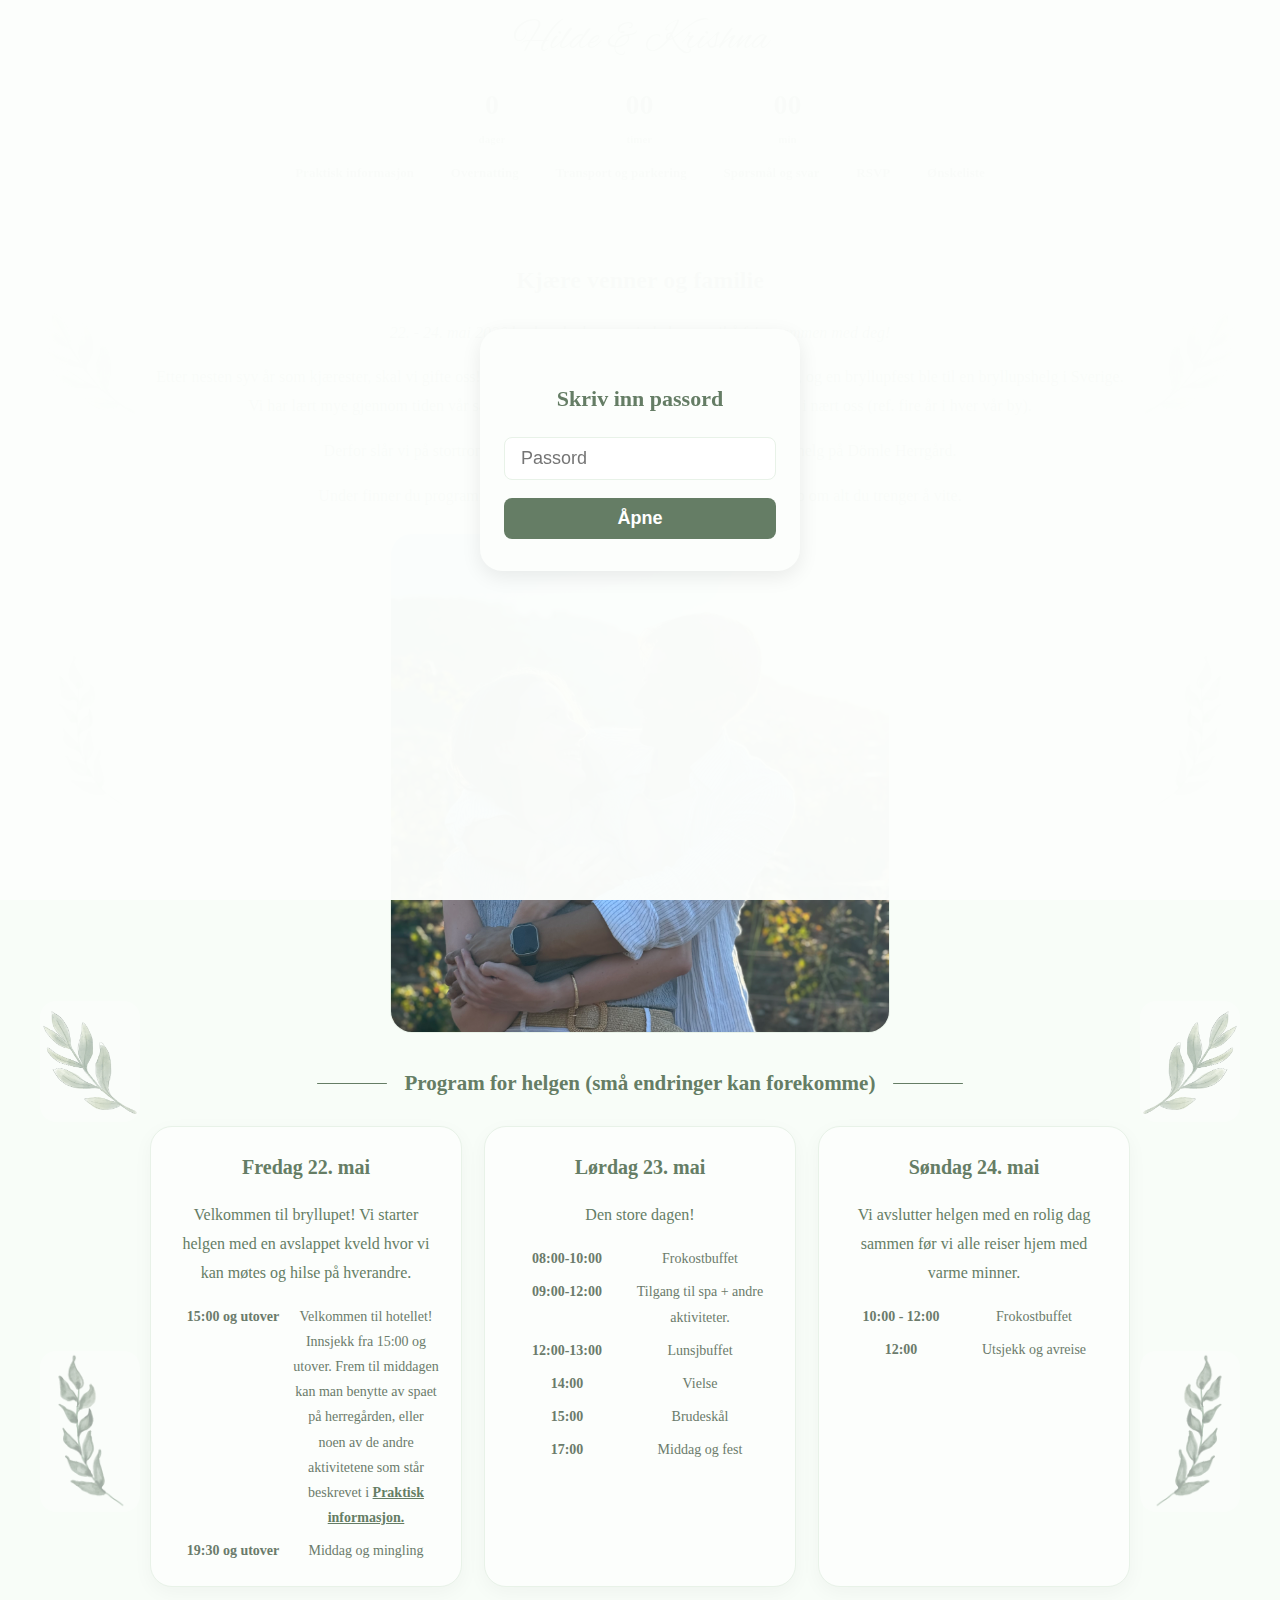
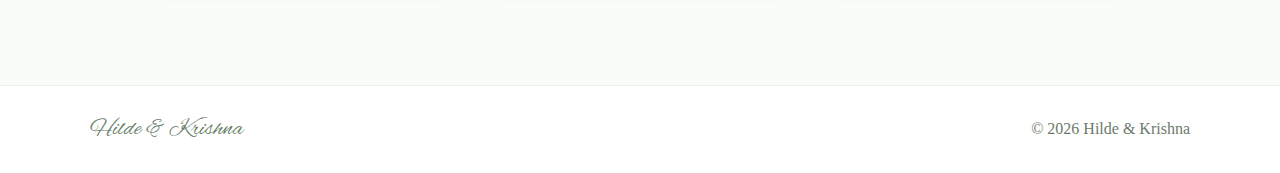
<file: Scripts/index.html>
<!doctype html>
<html lang="no">
<head>
  <!-- Google Analytics -->
  <script async src="https://www.googletagmanager.com/gtag/js?id=G-0Y072JJSB9"></script>
  <script>
    window.dataLayer = window.dataLayer || [];
    function gtag(){dataLayer.push(arguments);}
    gtag('js', new Date());
    gtag('config', 'G-0Y072JJSB9');
  </script>
  
  <meta charset="utf-8"/>
  <meta name="viewport" content="width=device-width, initial-scale=1"/>
  <title>Hilde og Krishna – Hjem</title>
  <meta name="description" content="Bryllup – Hilde og Krishna"/>
  <link rel="stylesheet" href="styles.css"/>
</head>
<body>
  <div id="password-overlay" style="position:fixed;top:0;left:0;width:100vw;height:100vh;background:rgba(252,254,252,0.98);z-index:9999;display:flex;align-items:center;justify-content:center;flex-direction:column;">
    <div style="background:var(--paper);padding:32px 24px;border-radius:22px;box-shadow:0 6px 20px rgba(0,0,0,.08);max-width:320px;width:100%;text-align:center;">
      <h2 style="margin-bottom:18px;font-size:22px;color:var(--heading);font-family:Playfair Display,serif;">Skriv inn passord</h2>
      <input id="pw-input" type="password" placeholder="Passord" style="padding:10px 16px;font-size:18px;border-radius:8px;border:1px solid var(--border);width:100%;margin-bottom:18px;">
      <button id="pw-btn" style="background:var(--rose-deep);color:#fff;padding:10px 24px;border:none;border-radius:8px;font-size:18px;font-weight:700;cursor:pointer;width:100%;">Åpne</button>
      <div id="pw-error" style="color:#c00;margin-top:12px;font-size:15px;display:none;">Feil passord, prøv igjen.</div>
    </div>
  </div>
  <script>
    // Check if password was already entered
    if (localStorage.getItem('wedding-access') === 'granted') {
      document.getElementById('password-overlay').style.display = 'none';
    }
    
    document.getElementById('pw-btn').onclick = function() {
      var pw = document.getElementById('pw-input').value;
      if (pw === 'Jippi!') {
        localStorage.setItem('wedding-access', 'granted');
        document.getElementById('password-overlay').style.display = 'none';
      } else {
        document.getElementById('pw-error').style.display = 'block';
      }
    };
    document.getElementById('pw-input').addEventListener('keydown', function(e) {
      if (e.key === 'Enter') document.getElementById('pw-btn').click();
    });
  </script>
  <header class="header">
    <div class="container header-inner">
      <div class="logo"><a href="index.html">Hilde &amp; Krishna</a></div>
    </div>
    <div class="container header-inner">
      <div class="countdown" id="countdown">
        <div>
          <div class="num" id="days">0</div>
          <div class="lbl">dager</div>
        </div>
        <div>
          <div class="num" id="hours">0</div>
          <div class="lbl">timer</div>
        </div>
        <div>
          <div class="num" id="minutes">0</div>
          <div class="lbl">min</div>
        </div>
      </div>
    </div>
    <div class="container header-inner">
      <nav class="nav" data-nav>
        <a href="informasjon.html">Praktisk informasjon</a>
        <a href="overnatting.html">Overnatting</a>
        <a href="transport.html">Transport og parkering</a>
        <a href="sporsmal.html">Spørsmål og svar</a>
        <a href="rsvp.html">RSVP</a>
        <a href="onskeliste.html">Ønskeliste</a>
      </nav>
      <button class="menu" aria-label="Meny" data-menu>
        <svg width="28" height="28" viewBox="0 0 24 24"><path d="M3 6h18M3 12h18M3 18h18" stroke="currentColor" stroke-width="2" stroke-linecap="round"/></svg>
      </button>
    </div>
  </header>

  <script>
    (function() {
      const endDate = new Date('2026-05-23T00:00:00+02:00').getTime();
      function updateCountdown() {
    const now = new Date().getTime();
    let diff = endDate - now;
    if (diff < 0) diff = 0;
    const days = Math.floor(diff / (1000 * 60 * 60 * 24));
    const hours = Math.floor((diff / (1000 * 60 * 60)) % 24);
    const minutes = Math.floor((diff / (1000 * 60)) % 60);
    const seconds = Math.floor((diff / 1000) % 60);
    document.getElementById('days').textContent = days;
    document.getElementById('hours').textContent = String(hours).padStart(2, '0');
    document.getElementById('minutes').textContent = String(minutes).padStart(2, '0');
    document.getElementById('seconds').textContent = String(seconds).padStart(2, '0');
      }
      updateCountdown();
      setInterval(updateCountdown, 1000);
    })();
  </script>

  <main class="section">
    <div class="container page-decorations">
      <!-- Decorative images -->
      <img src="pynt_1.png" alt="" class="decoration-img left" style="top: 50px;">
      <img src="pynt_1.png" alt="" class="decoration-img right" style="top: 50px;">
      <img src="pynt_2.png" alt="" class="decoration-img left" style="top: 400px;">
      <img src="pynt_2.png" alt="" class="decoration-img right" style="top: 400px;">
      <img src="pynt_1.png" alt="" class="decoration-img left" style="top: 750px;">
      <img src="pynt_1.png" alt="" class="decoration-img right" style="top: 750px;">
      <img src="pynt_2.png" alt="" class="decoration-img left" style="top: 1100px;">
      <img src="pynt_2.png" alt="" class="decoration-img right" style="top: 1100px;">
      
      <section class="hero" style="padding: 8px 0 6px;">
        <h1 class="h1" style="font-size: clamp(16px, 2vw, 24px);">Kjære venner og familie</h1>
        <p>
          <span style="font-style: italic;">22. - 24. mai 2026 braker det løs, og vi gleder oss til å feire sammen med deg!</span>
        </p>
        <p> Etter nesten syv år som kjærester, skal vi gifte oss! Som med mye annet vi gjør, ble små planer store, og en bryllupfest ble til en bryllupshelg i Sverige.
          Vi har lært mye gjennom tiden vår sammen, spesielt at vi trives best med de vi er glad i nært oss (ref. fire år i hver vår by).
        </p>
        <p>
          Derfor slår vi på stortrommen og samler alle våre nærmeste til en stor festhelg på Dömle Herrgård. 
        </p>
        <p>
          Under finner du programmet for helgen, og i de ulike fanene er det mer info om alt du trenger å vite.</p>
      </section>

      <div class="gallery" style="margin-bottom: 22px; height: 500px; max-width: 500px; margin-left: auto; margin-right: auto;">
        <img src="IMG_6775.jpeg" alt="Hilde og Krishna" style="object-position: center 25%; height: 100%;">
      </div>

      <h2 class="h2" style="text-align: center; margin: 32px 0 24px 0;">Program for helgen (små endringer kan forekomme)</h2>

      <div class="grid grid-3 side-florals">
        <div class="card">
          <h3 style="color: var(--heading); margin-top: 0; margin-bottom: 16px; font-size: 20px;">Fredag 22. mai</h3>
          <p>Velkommen til bryllupet! Vi starter helgen med en avslappet kveld hvor vi kan møtes og hilse på hverandre.</p>
          <div style="color: var(--muted); font-size: 14px; margin-top: 12px;">
        <div style="display: flex;"><strong style="min-width: 120px;">15:00 og utover</strong> <span style="flex: 1;">Velkommen til hotellet! Innsjekk fra 15:00 og utover. Frem til middagen kan man benytte
        av spaet på herregården, eller noen av de andre aktivitetene som står beskrevet i <a href="informasjon.html" style="color: var(--rose-deep); text-decoration: underline; font-weight: 600;">Praktisk informasjon.</a></span></div>
        <div style="margin-top: 8px; display: flex;"><strong style="min-width: 120px;">19:30 og utover</strong> <span style="flex: 1;">Middag og mingling</span></div>
          </div>
        </div>
        <div class="card">
          <h3 style="color: var(--heading); margin-top: 0; margin-bottom: 16px; font-size: 20px;">Lørdag 23. mai</h3>
          <p>Den store dagen!</p>
          <div style="color: var(--muted); font-size: 14px; margin-top: 12px;">
        <div style="display: flex;"><strong style="min-width: 120px;">08:00-10:00</strong> <span style="flex: 1;">Frokostbuffet</span></div>
        <div style="margin-top: 8px; display: flex;"><strong style="min-width: 120px;">09:00-12:00</strong> <span style="flex: 1;">Tilgang til spa + andre aktiviteter.</span></div>
        <div style="margin-top: 8px; display: flex;"><strong style="min-width: 120px;">12:00-13:00</strong> <span style="flex: 1;">Lunsjbuffet</span></div>
        <div style="margin-top: 8px; display: flex;"><strong style="min-width: 120px;">14:00</strong> <span style="flex: 1;">Vielse</span></div>
        <div style="margin-top: 8px; display: flex;"><strong style="min-width: 120px;">15:00</strong> <span style="flex: 1;">Brudeskål</span></div>
        <div style="margin-top: 8px; display: flex;"><strong style="min-width: 120px;">17:00</strong> <span style="flex: 1;">Middag og fest</span></div>
          </div>
        </div>
        <div class="card">
          <h3 style="color: var(--heading); margin-top: 0; margin-bottom: 16px; font-size: 20px;">Søndag 24. mai</h3>
          <p>Vi avslutter helgen med en rolig dag sammen før vi alle reiser hjem med varme minner.</p>
          <div style="color: var(--muted); font-size: 14px; margin-top: 12px;">
        <div style="display: flex;"><strong style="min-width: 120px;">10:00 - 12:00</strong> <span style="flex: 1;">Frokostbuffet</span></div>
        <div style="margin-top: 8px; display: flex;"><strong style="min-width: 120px;">12:00</strong> <span style="flex: 1;">Utsjekk og avreise</span></div>
          </div>
        </div>
      </div>
          </div>
        </div>
      </div>
    </div>
  </main>

  <footer class="footer">
    <div class="container footer-inner">
      <div class="brand">Hilde &amp; Krishna</div>
      <div style="color:var(--muted)">© <span id="year"></span> Hilde &amp; Krishna</div>
    </div>
  </footer>
  <script>document.getElementById('year').textContent=new Date().getFullYear()</script>
  <script src="script.js"></script>
</body>
</html>
</file>
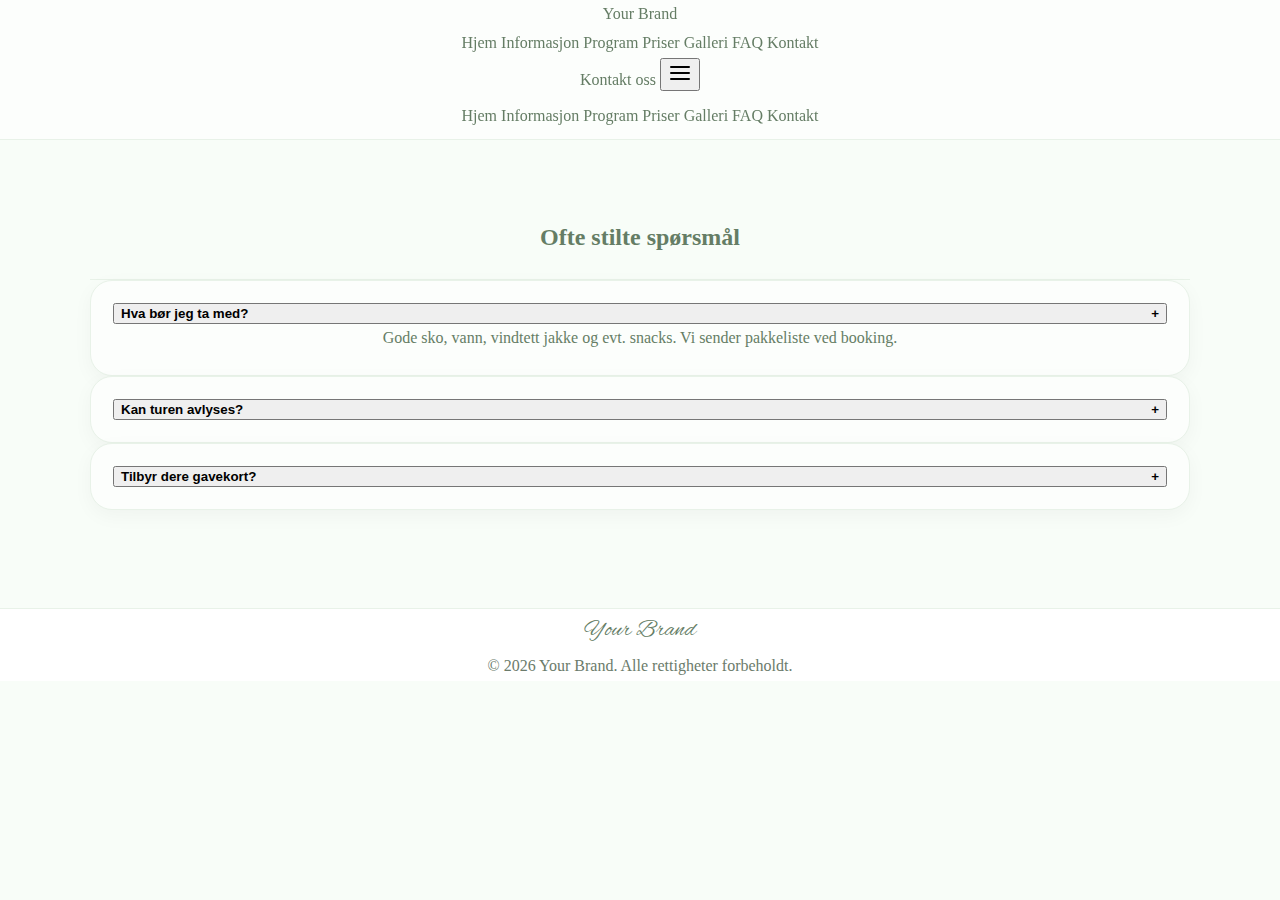
<file: Scripts/faq.html>
<!doctype html>
<html lang="no">
<head>
  <meta charset="utf-8"/>
  <meta name="viewport" content="width=device-width, initial-scale=1"/>
  <title>FAQ – Your Brand</title>
  <meta name="description" content="FAQ – Your Brand"/>
  <link rel="stylesheet" href="styles.css"/>
</head>
<body>

<header class="header">
  <div class="container navbar">
    <a class="brand" href="index.html">
      <span class="brand-badge"></span>
      <span>Your Brand</span>
    </a>
    <nav class="nav-links" data-nav>
      <a href="index.html">Hjem</a>
      <a href="informasjon.html">Informasjon</a>
      <a href="program.html">Program</a>
      <a href="priser.html">Priser</a>
      <a href="galleri.html">Galleri</a>
      <a href="faq.html">FAQ</a>
      <a href="kontakt.html">Kontakt</a>
    </nav>
    <a href="kontakt.html" class="button nav-cta">Kontakt oss</a>
    <button class="hamburger" aria-label="Open menu" data-toggle="mobile">
      <svg width="24" height="24" viewBox="0 0 24 24"><path d="M3 6h18M3 12h18M3 18h18" stroke="currentColor" stroke-width="2" stroke-linecap="round"/></svg>
    </button>
  </div>
  <div class="mobile-menu" id="mobile-menu">
    <div class="container" style="padding:.5rem 0">
      <a href="index.html">Hjem</a>
      <a href="informasjon.html">Informasjon</a>
      <a href="program.html">Program</a>
      <a href="priser.html">Priser</a>
      <a href="galleri.html">Galleri</a>
      <a href="faq.html">FAQ</a>
      <a href="kontakt.html">Kontakt</a>
    </div>
  </div>
</header>

  <main>
    <section class="container section">

<div class="section-title"><h2>Ofte stilte spørsmål</h2><div class="rule"></div></div>
<div class="card" data-accordion>
  <button style="display:flex;justify-content:space-between;align-items:center;width:100%;font-weight:700">Hva bør jeg ta med? <span>+</span></button>
  <div data-panel class="mt-2" style="display:block">Gode sko, vann, vindtett jakke og evt. snacks. Vi sender pakkeliste ved booking.</div>
</div>
<div class="card mt-2" data-accordion>
  <button style="display:flex;justify-content:space-between;align-items:center;width:100%;font-weight:700">Kan turen avlyses? <span>+</span></button>
  <div data-panel class="mt-2 hidden" style="display:none">Ved ekstremvær kan vi ombooke eller refundere etter avtale.</div>
</div>
<div class="card mt-2" data-accordion>
  <button style="display:flex;justify-content:space-between;align-items:center;width:100%;font-weight:700">Tilbyr dere gavekort? <span>+</span></button>
  <div data-panel class="mt-2 hidden" style="display:none">Ja, digitale gavekort med valgfritt beløp.</div>
</div>

    </section>
  </main>

<footer class="footer">
  <div class="container row">
    <div class="brand"><span class="brand-badge"></span><span>Your Brand</span></div>
    <div class="muted" style="color:var(--muted)">© <span id="year"></span> Your Brand. Alle rettigheter forbeholdt.</div>
  </div>
</footer>
<script>
document.getElementById('year').textContent = new Date().getFullYear();
</script>

  <script src="script.js"></script>
</body>
</html>
</file>
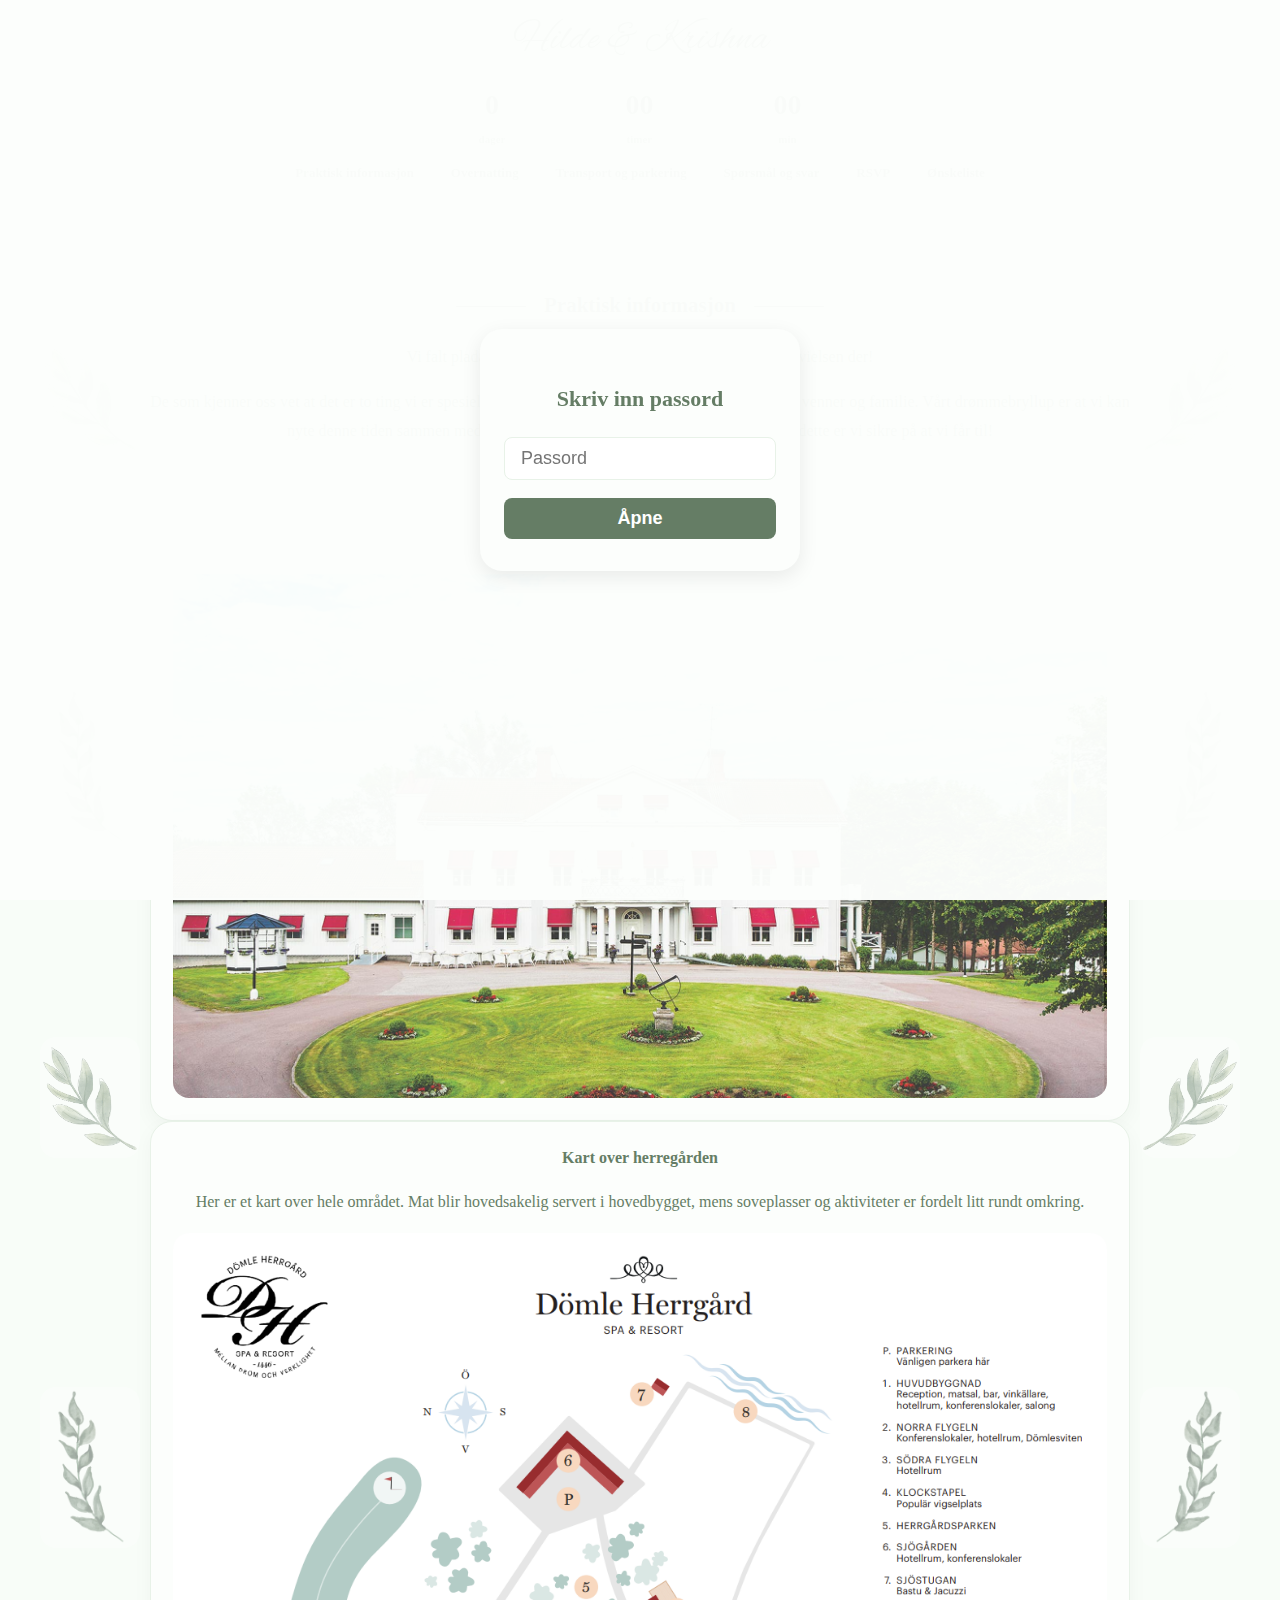
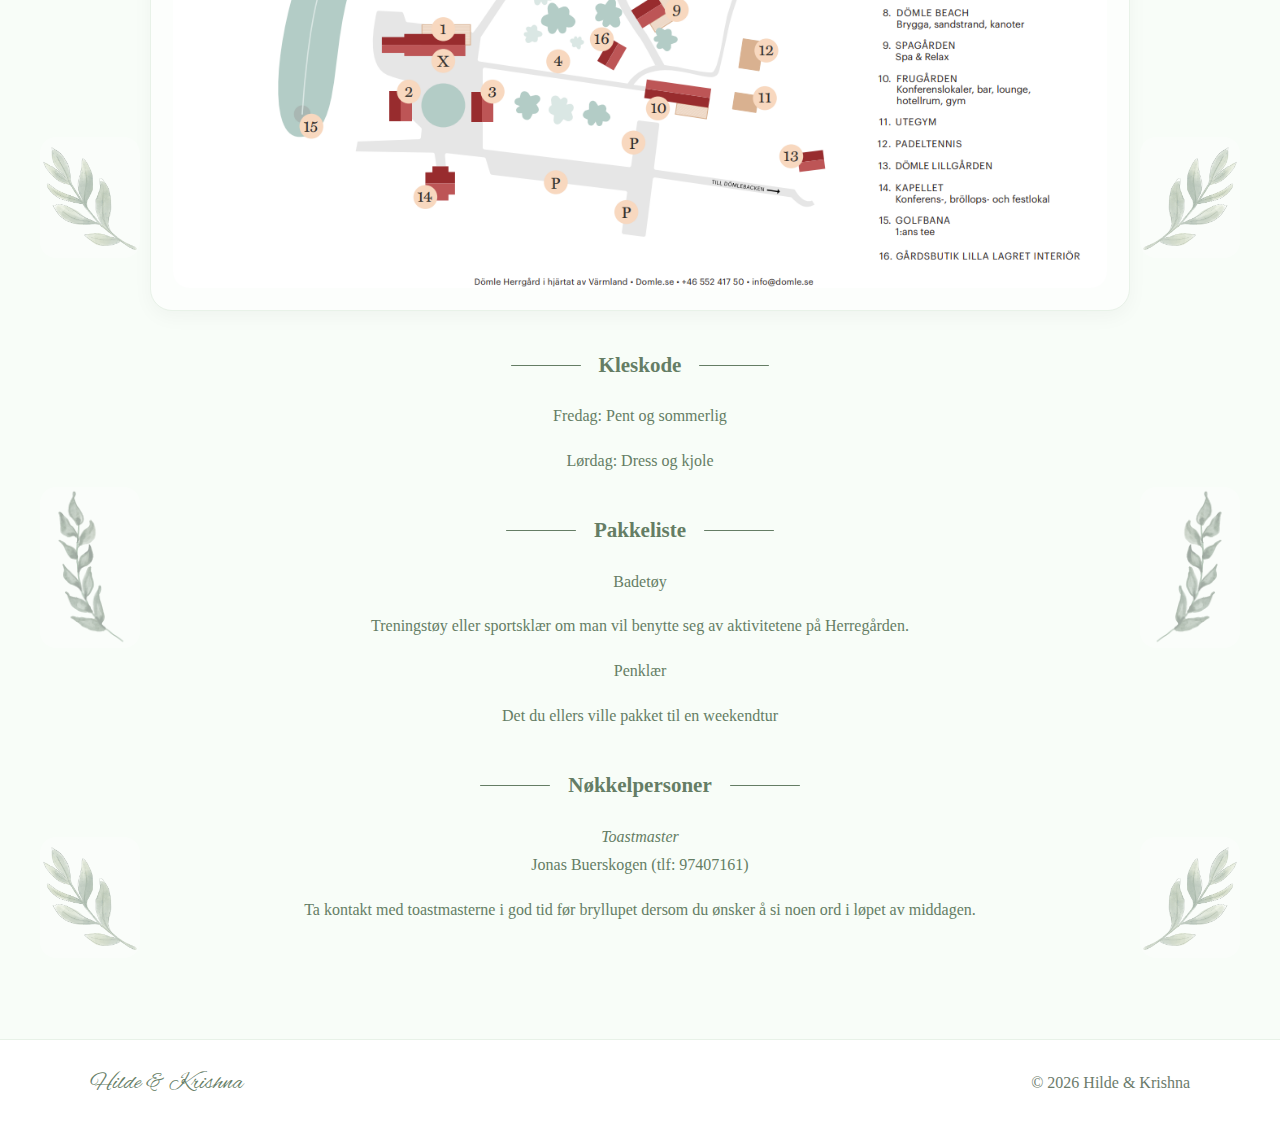
<file: Scripts/informasjon.html>
<!doctype html>
<html lang="no">
<head>
  <!-- Google Analytics -->
  <script async src="https://www.googletagmanager.com/gtag/js?id=G-0Y072JJSB9"></script>
  <script>
    window.dataLayer = window.dataLayer || [];
    function gtag(){dataLayer.push(arguments);}
    gtag('js', new Date());
    gtag('config', 'G-0Y072JJSB9');
  </script>
  
  <meta charset="utf-8"/>
  <meta name="viewport" content="width=device-width, initial-scale=1"/>
  <title>Praktisk informasjon – Hilde og Krishna</title>
  <meta name="description" content="Informasjon om helgen"/>
  <link rel="stylesheet" href="styles.css"/>
</head>
<body>
  <div id="password-overlay" style="position:fixed;top:0;left:0;width:100vw;height:100vh;background:rgba(252,254,252,0.98);z-index:9999;display:flex;align-items:center;justify-content:center;flex-direction:column;">
    <div style="background:var(--paper);padding:32px 24px;border-radius:22px;box-shadow:0 6px 20px rgba(0,0,0,.08);max-width:320px;width:100%;text-align:center;">
      <h2 style="margin-bottom:18px;font-size:22px;color:var(--heading);font-family:Playfair Display,serif;">Skriv inn passord</h2>
      <input id="pw-input" type="password" placeholder="Passord" style="padding:10px 16px;font-size:18px;border-radius:8px;border:1px solid var(--border);width:100%;margin-bottom:18px;">
      <button id="pw-btn" style="background:var(--rose-deep);color:#fff;padding:10px 24px;border:none;border-radius:8px;font-size:18px;font-weight:700;cursor:pointer;width:100%;">Åpne</button>
      <div id="pw-error" style="color:#c00;margin-top:12px;font-size:15px;display:none;">Feil passord, prøv igjen.</div>
    </div>
  </div>
  <script>
    // Check if password was already entered
    if (localStorage.getItem('wedding-access') === 'granted') {
      document.getElementById('password-overlay').style.display = 'none';
    }
    
    document.getElementById('pw-btn').onclick = function() {
      var pw = document.getElementById('pw-input').value;
      if (pw === 'Jippi!') {
        localStorage.setItem('wedding-access', 'granted');
        document.getElementById('password-overlay').style.display = 'none';
      } else {
        document.getElementById('pw-error').style.display = 'block';
      }
    };
    document.getElementById('pw-input').addEventListener('keydown', function(e) {
      if (e.key === 'Enter') document.getElementById('pw-btn').click();
    });
  </script>
  <header class="header">
    <div class="container header-inner">
      <div class="logo"><a href="index.html">Hilde &amp; Krishna</a></div>
    </div>
    <div class="container header-inner">
      <div class="countdown" id="countdown">
        <div>
          <div class="num" id="days">0</div>
          <div class="lbl">dager</div>
        </div>
        <div>
          <div class="num" id="hours">0</div>
          <div class="lbl">timer</div>
        </div>
        <div>
          <div class="num" id="minutes">0</div>
          <div class="lbl">min</div>
        </div>
      </div>
    </div>
    <div class="container header-inner">
      <nav class="nav" data-nav>
        <a href="informasjon.html" class="active">Praktisk informasjon</a>
        <a href="overnatting.html">Overnatting</a>
        <a href="transport.html">Transport og parkering</a>
        <a href="sporsmal.html">Spørsmål og svar</a>
        <a href="rsvp.html">RSVP</a>
        <a href="onskeliste.html">Ønskeliste</a>
      </nav>
      <button class="menu" aria-label="Meny" data-menu>
        <svg width="28" height="28" viewBox="0 0 24 24"><path d="M3 6h18M3 12h18M3 18h18" stroke="currentColor" stroke-width="2" stroke-linecap="round"/></svg>
      </button>
    </div>
  </header>

  <script>
    (function() {
      const endDate = new Date('2026-05-23T00:00:00+02:00').getTime();
      function updateCountdown() {
    const now = new Date().getTime();
    let diff = endDate - now;
    if (diff < 0) diff = 0;
    const days = Math.floor(diff / (1000 * 60 * 60 * 24));
    const hours = Math.floor((diff / (1000 * 60 * 60)) % 24);
    const minutes = Math.floor((diff / (1000 * 60)) % 60);
    const seconds = Math.floor((diff / 1000) % 60);
    document.getElementById('days').textContent = days;
    document.getElementById('hours').textContent = String(hours).padStart(2, '0');
    document.getElementById('minutes').textContent = String(minutes).padStart(2, '0');
    document.getElementById('seconds').textContent = String(seconds).padStart(2, '0');
      }
      updateCountdown();
      setInterval(updateCountdown, 1000);
    })();
  </script>

  <main class="section">
    <div class="container page-decorations">
      <!-- Decorative images -->
      <img src="pynt_1.png" alt="" class="decoration-img left" style="top: 50px;">
      <img src="pynt_1.png" alt="" class="decoration-img right" style="top: 50px;">
      <img src="pynt_2.png" alt="" class="decoration-img left" style="top: 400px;">
      <img src="pynt_2.png" alt="" class="decoration-img right" style="top: 400px;">
      <img src="pynt_1.png" alt="" class="decoration-img left" style="top: 750px;">
      <img src="pynt_1.png" alt="" class="decoration-img right" style="top: 750px;">
      <img src="pynt_2.png" alt="" class="decoration-img left" style="top: 1100px;">
      <img src="pynt_2.png" alt="" class="decoration-img right" style="top: 1100px;">
      <img src="pynt_1.png" alt="" class="decoration-img left" style="top: 1450px;">
      <img src="pynt_1.png" alt="" class="decoration-img right" style="top: 1450px;">
      <img src="pynt_2.png" alt="" class="decoration-img left" style="top: 1800px;">
      <img src="pynt_2.png" alt="" class="decoration-img right" style="top: 1800px;">
      <img src="pynt_1.png" alt="" class="decoration-img left" style="top: 2150px;">
      <img src="pynt_1.png" alt="" class="decoration-img right" style="top: 2150px;">
      
      <h2 class="h2">Praktisk informasjon</h2>
      <p>Vi falt pladask for Dömle, og holder derfor hele feiringen og vielsen der!</p>
      <p>De som kjenner oss vet at det er to ting vi er spesielt glad i: arrangere fest, og å være rundt våre beste venner og familie. 
        Vårt drømmebryllup er at vi kan nyte denne tiden sammen med dere alle. 
        Dömle legger til rette for det meste, så dette er vi sikre på at vi får til!
      </p>

      <div class="card mt-2">
        <strong>Her blir festen</strong>
        <p>Dette er stedet vi skal feire hele helgen ♥</p>
        <div style="text-align: center; margin: 16px 0 0 0;">
          <img src="Herrgarden.jpg" alt="Bilde av Herrgården" style="max-width: 100%; height: auto; border-radius: 16px;">
        </div>
      </div>

      <div class="card mt-2">
        <strong>Kart over herregården</strong>
        <p>Her er et kart over hele området. Mat blir hovedsakelig servert i hovedbygget, mens soveplasser og aktiviteter er fordelt litt rundt omkring.</p>
        <div style="text-align: center; margin: 16px 0 0 0;">
          <img src="Kart_domle.png" alt="Kart over Dömle Herrgård" style="max-width: 100%; height: auto; border-radius: 16px; display: block; margin: 0 auto;">
        </div>
      </div>

      <h3 class="h2">Kleskode</h3>
      <p>Fredag: Pent og sommerlig</p>
      <p>Lørdag: Dress og kjole</p>

      <h3 class="h2">Pakkeliste</h3>
        <p>Badetøy</p>
        <p>Treningstøy eller sportsklær om man vil benytte seg av aktivitetene på Herregården.</p>
        <p>Penklær</p>
        <p>Det du ellers ville pakket til en weekendtur</p>

      <h3 class="h2">Nøkkelpersoner</h3>
      <p><em>Toastmaster</em><br/>Jonas Buerskogen (tlf: 97407161)</p>
      <p>Ta kontakt med toastmasterne i god tid før bryllupet dersom du ønsker å si noen ord i løpet av middagen.</p>
    </div>
  </main>

  <footer class="footer">
    <div class="container footer-inner">
      <div class="brand">Hilde &amp; Krishna</div>
      <div style="color:var(--muted)">© <span id="year"></span> Hilde &amp; Krishna</div>
    </div>
  </footer>
  <script>document.getElementById('year').textContent=new Date().getFullYear()</script>
  <script src="script.js"></script>
</body>
</html>
</file>
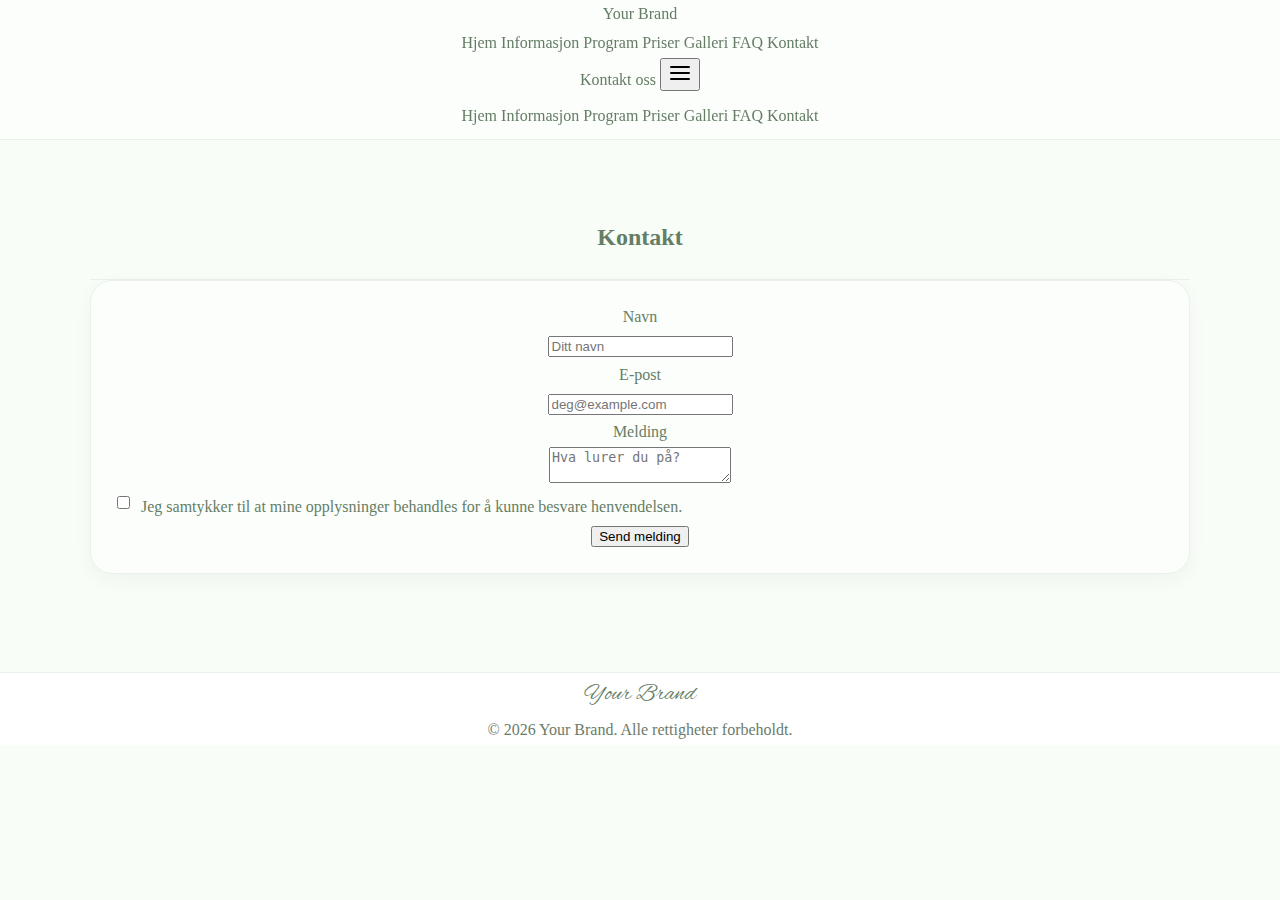
<file: Scripts/kontakt.html>
<!doctype html>
<html lang="no">
<head>
  <meta charset="utf-8"/>
  <meta name="viewport" content="width=device-width, initial-scale=1"/>
  <title>Kontakt – Your Brand</title>
  <meta name="description" content="Kontakt – Your Brand"/>
  <link rel="stylesheet" href="styles.css"/>
</head>
<body>

<header class="header">
  <div class="container navbar">
    <a class="brand" href="index.html">
      <span class="brand-badge"></span>
      <span>Your Brand</span>
    </a>
    <nav class="nav-links" data-nav>
      <a href="index.html">Hjem</a>
      <a href="informasjon.html">Informasjon</a>
      <a href="program.html">Program</a>
      <a href="priser.html">Priser</a>
      <a href="galleri.html">Galleri</a>
      <a href="faq.html">FAQ</a>
      <a href="kontakt.html">Kontakt</a>
    </nav>
    <a href="kontakt.html" class="button nav-cta">Kontakt oss</a>
    <button class="hamburger" aria-label="Open menu" data-toggle="mobile">
      <svg width="24" height="24" viewBox="0 0 24 24"><path d="M3 6h18M3 12h18M3 18h18" stroke="currentColor" stroke-width="2" stroke-linecap="round"/></svg>
    </button>
  </div>
  <div class="mobile-menu" id="mobile-menu">
    <div class="container" style="padding:.5rem 0">
      <a href="index.html">Hjem</a>
      <a href="informasjon.html">Informasjon</a>
      <a href="program.html">Program</a>
      <a href="priser.html">Priser</a>
      <a href="galleri.html">Galleri</a>
      <a href="faq.html">FAQ</a>
      <a href="kontakt.html">Kontakt</a>
    </div>
  </div>
</header>

  <main>
    <section class="container section">

<div class="section-title"><h2>Kontakt</h2><div class="rule"></div></div>
<form class="card" onsubmit="event.preventDefault(); document.getElementById('thanks').style.display='block'; this.reset();">
  <label>Navn<div class="mt-1"><input class="input" required placeholder="Ditt navn"></div></label>
  <label class="mt-3">E‑post<div class="mt-1"><input class="input" type="email" required placeholder="deg@example.com"></div></label>
  <label class="mt-3">Melding<div class="mt-1"><textarea class="textarea" required placeholder="Hva lurer du på?"></textarea></div></label>
  <div class="mt-3"><label style="display:flex;gap:.5rem;align-items:flex-start"><input type="checkbox" required><span>Jeg samtykker til at mine opplysninger behandles for å kunne besvare henvendelsen.</span></label></div>
  <button class="button mt-4" type="submit">Send melding</button>
</form>
<div id="thanks" class="card mt-3" style="display:none"><strong>Takk for meldingen!</strong><div class="mt-1" style="color:var(--muted)">Vi svarer vanligvis innen 24 timer.</div></div>

    </section>
  </main>

<footer class="footer">
  <div class="container row">
    <div class="brand"><span class="brand-badge"></span><span>Your Brand</span></div>
    <div class="muted" style="color:var(--muted)">© <span id="year"></span> Your Brand. Alle rettigheter forbeholdt.</div>
  </div>
</footer>
<script>
document.getElementById('year').textContent = new Date().getFullYear();
</script>

  <script src="script.js"></script>
</body>
</html>
</file>
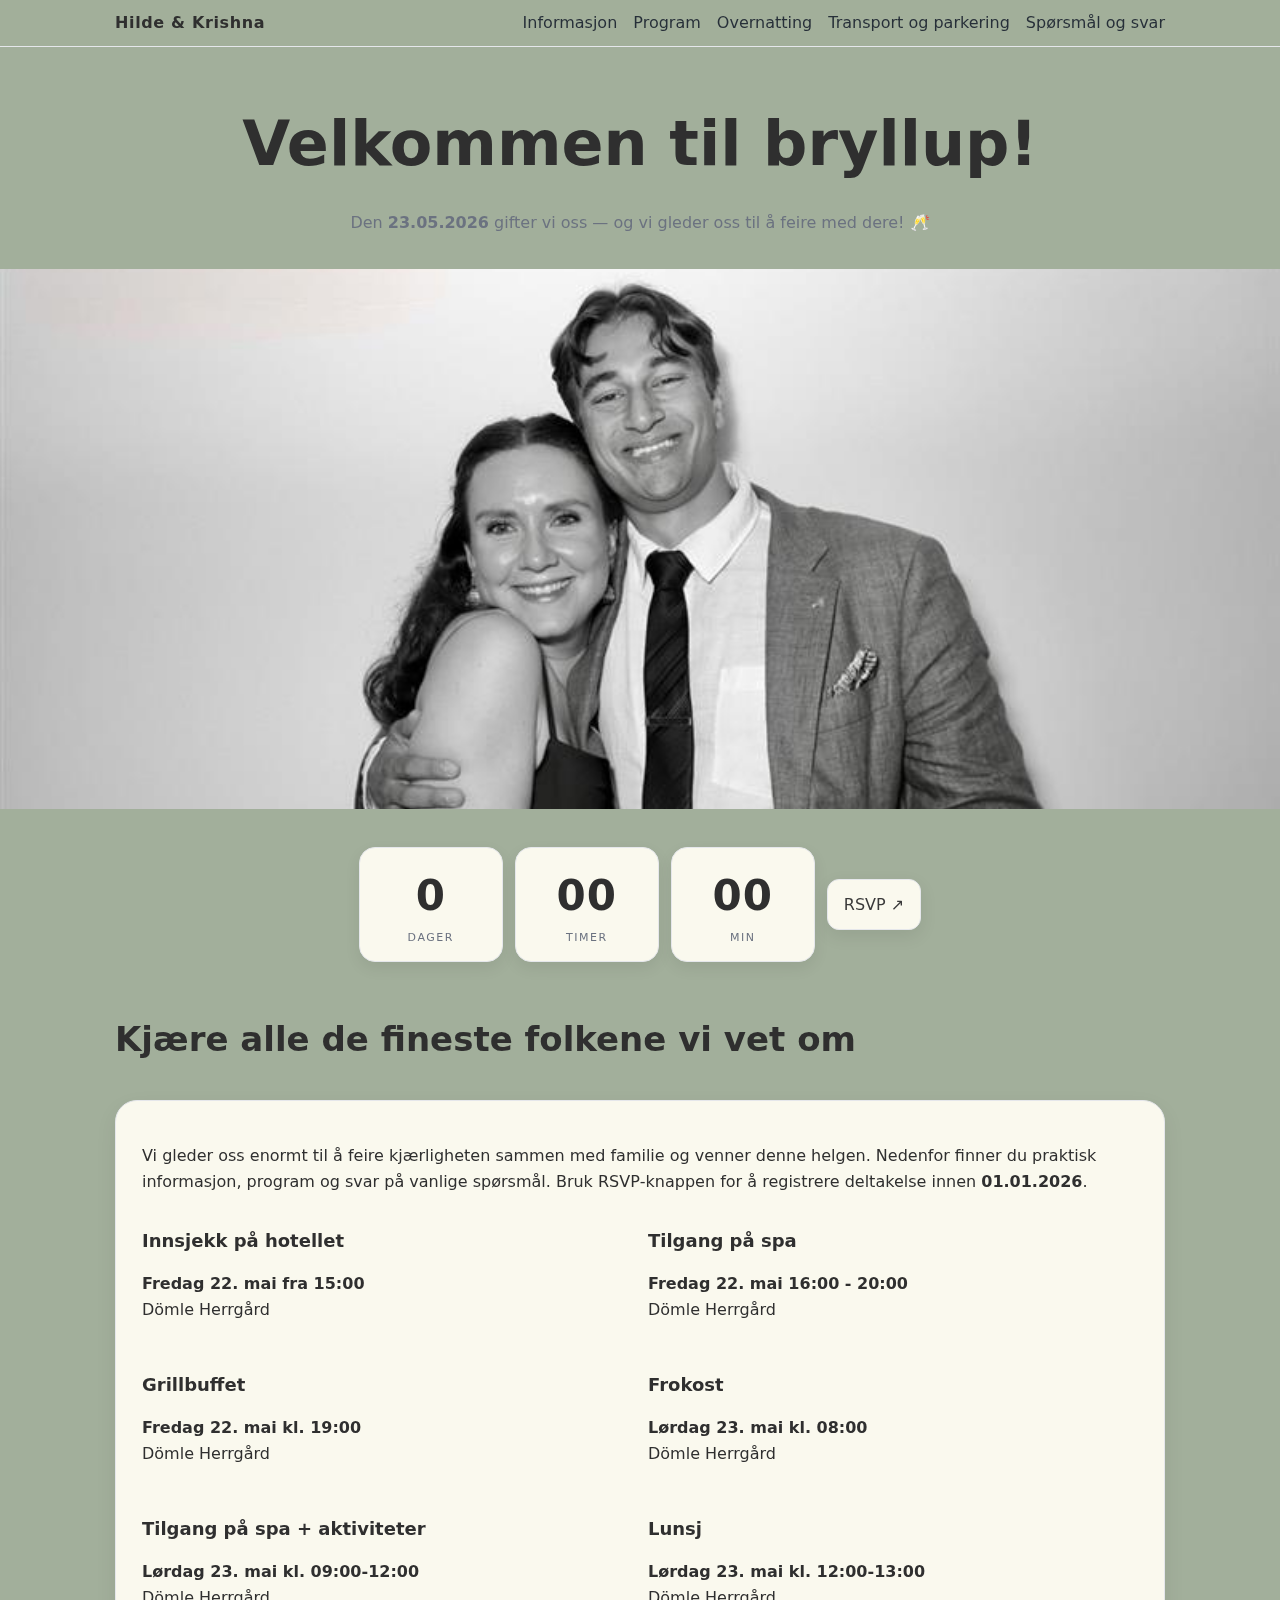
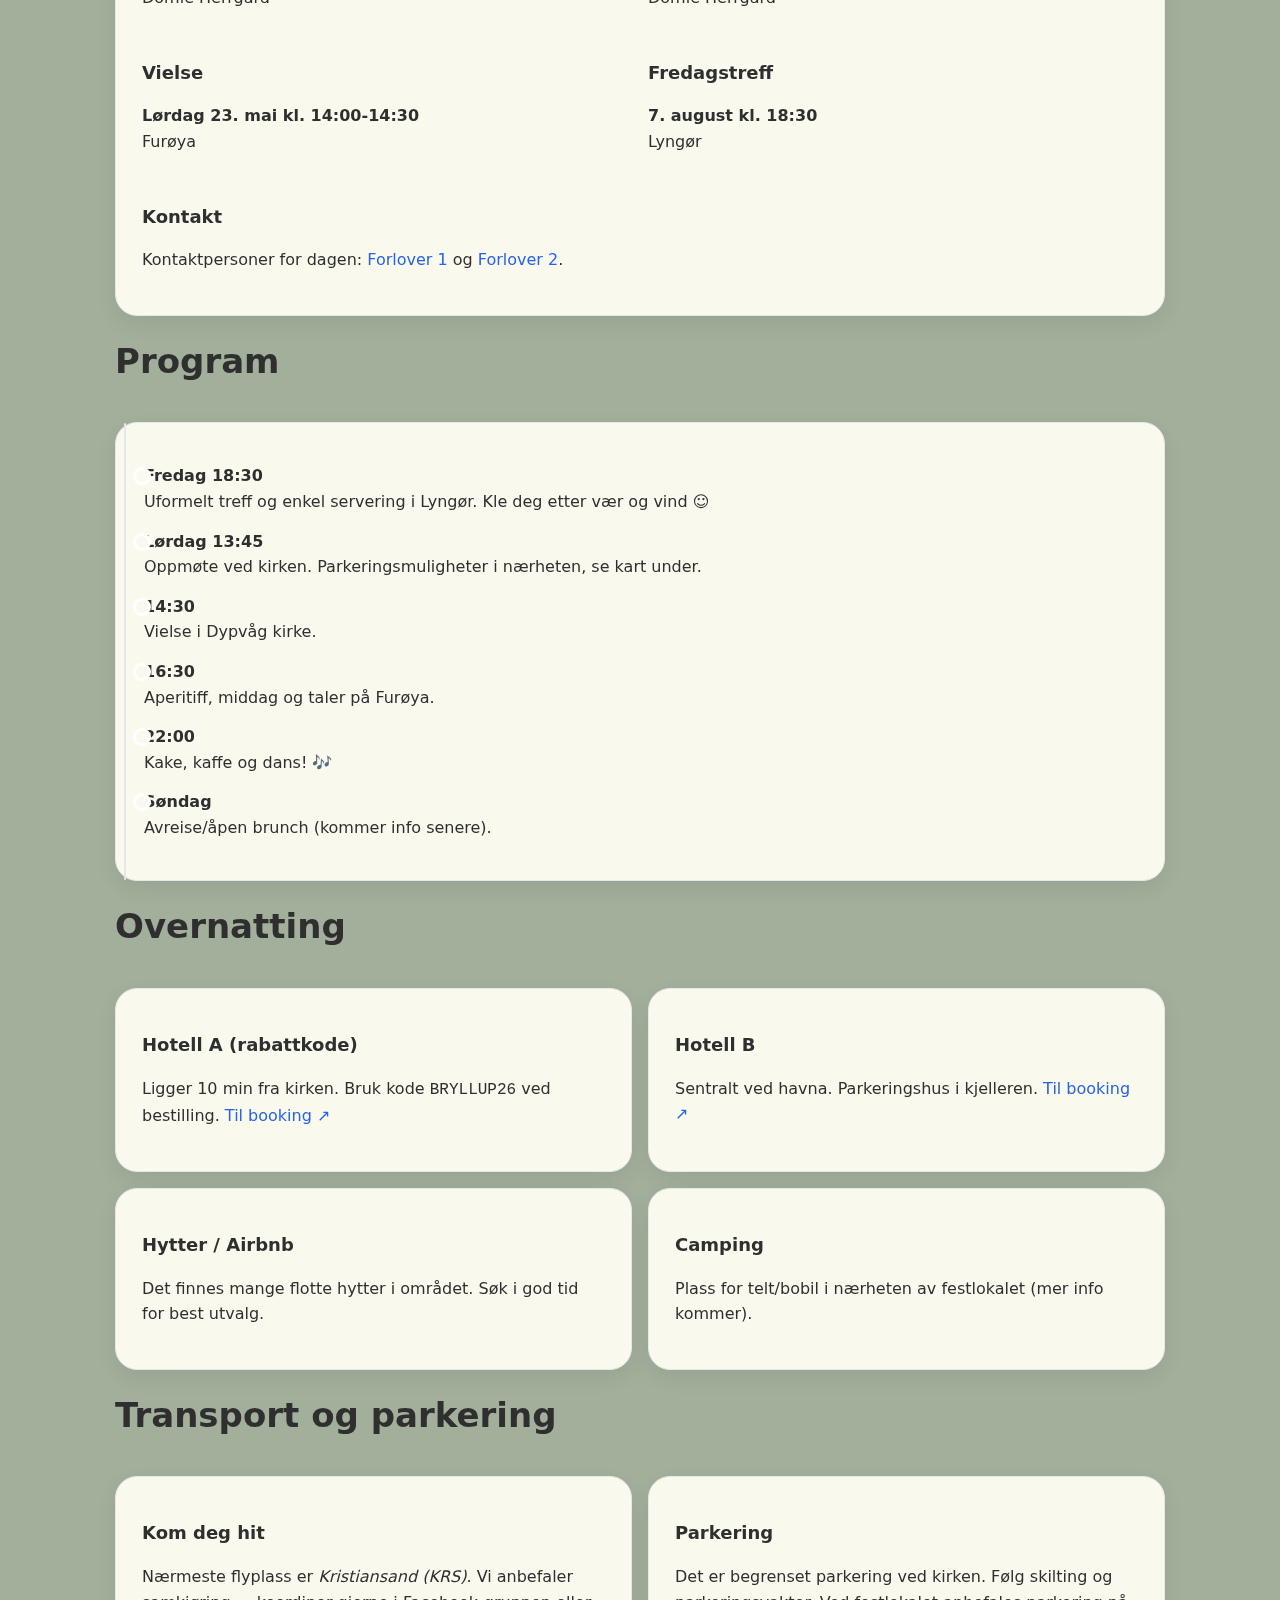
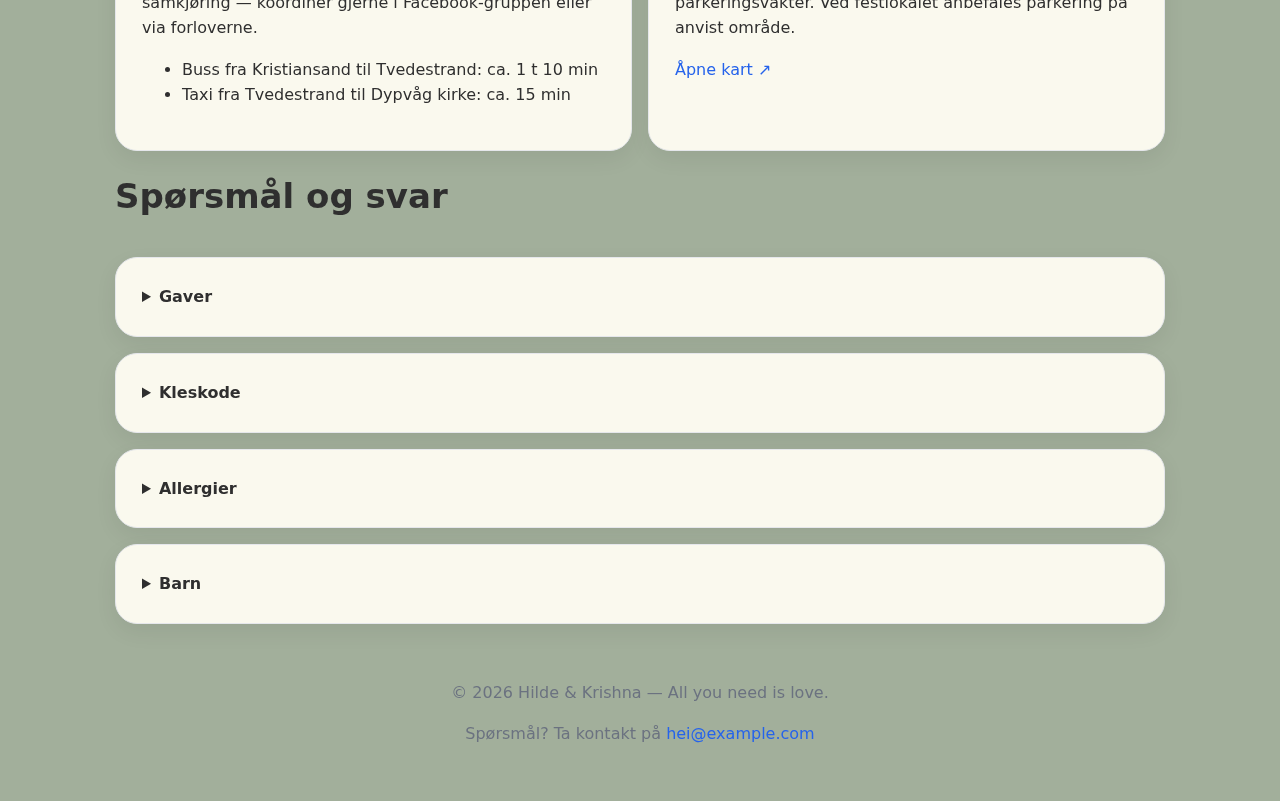
<file: Scripts/krilde.html>
<!doctype html>
<html lang="no">
<head>
  <meta charset="utf-8" />
  <meta name="viewport" content="width=device-width, initial-scale=1" />
  <title>Hilde & Krishna — Bryllup</title>
  <meta name="description" content="Bryllupsnettsted med nedtelling, program, overnatting, transport og FAQ. Lett å tilpasse." />
  <meta name="theme-color" content="#a2af9b" />
  <style>
    :root{
      /* Pastel palette */
      --bg: #a2af9b;          /* lys pastelgrønn bakgrunn */
      --card: #faf9ee;        /* lyse kort */
      --muted: #6b7280;       /* dempet grå tekst */
      --text: #2f2f2f;        /* mørk tekst for kontrast */
      --accent: #faf9ee;      /* pastel rosa aksent */
      --accent-2: #faf9ee;    /* pastel blå aksent */
      --radius: 22px;
      --maxw: 1050px;
      --border: #e5e7eb;      /* lys kantfarge */
    }

    html,body{height:100%}
    body{
      margin:0;
      font: 16px/1.6 system-ui, -apple-system, Segoe UI, Roboto, Inter, Helvetica, Arial, Noto Sans, "Apple Color Emoji","Segoe UI Emoji";
      color:var(--text);
      background: var(--bg);
      background-attachment: fixed;
    }
    a{ color: #2563eb; text-decoration: none }
    a:hover{ text-decoration: underline }
    .container{ width:min(100%, var(--maxw)); margin:0 auto; padding-inline: 20px }

    /* Skip link for a11y */
    .skip{ position:absolute; left:-9999px; top:auto; width:1px; height:1px; overflow:hidden }
    .skip:focus{ position:fixed; left:20px; top:20px; width:auto; height:auto; padding:10px 14px; z-index:1000; background:#000; color:#fff; border-radius:10px }

    /* Header / hero */
    header{ position:relative; padding-top: clamp(28px, 5vw, 64px); padding-bottom: 32px; background: var(--bg); }
    .hero{
      display:flex; flex-direction:column; gap:16px;
    }

    .hero-copy{ display:flex; flex-direction:column; justify-content:center; gap:18px }
    h1{ font-size: clamp(34px, 6vw, 62px); line-height:1.05; margin:0 }
    .muted{ color: var(--muted) }

    .countdown{
  display:flex;
  justify-content: center;  /* ✅ centers horizontally */
  gap:12px;
  align-items:center;
  flex-wrap:wrap;
  margin-top:20px;          /* ✅ gives space under image */
}
    .cd-box{ background: var(--card); border:1px solid var(--border); padding: 14px 16px; border-radius: 16px; min-width: 110px; text-align:center; box-shadow: 0 6px 16px #00000012 }
    .cd-num{ font-variant-numeric: tabular-nums; font-size: clamp(26px, 4.5vw, 42px); font-weight:800; letter-spacing: 1px }
    .cd-lbl{ text-transform: uppercase; font-size: 11px; letter-spacing: .14em; color:var(--muted) }

    .btn{ display:inline-flex; align-items:center; gap:10px; padding: 12px 16px; border-radius: 12px; background: var(--accent); border:1px solid var(--border); color:#3a3a3a; cursor:pointer; text-decoration:none; box-shadow: 0 6px 18px #00000014 }
    .btn:hover{ transform: translateY(-1px) }
    .btn--accent{ background: var(--accent); }

    /* Nav */
    .nav-wrap{ position: sticky; top: 0; z-index: 50; backdrop-filter: blur(8px) saturate(1.2); background: #a2af9bb8; border-bottom:1px solid var(--border) }
    .nav{ display:flex; align-items:center; justify-content:space-between; gap:10px; padding:10px 20px }
    .brand{ font-weight: 700; letter-spacing:.04em }
    .menu{ display:flex; gap:16px; align-items:center }
    .menu a{ color:#111827; opacity:.85 }
    .menu a:hover{ opacity:1 }
    @media (max-width: 820px){ .menu{ display:none } }

    .hamb{ display:none; background:none; border:0; color:#111827; font-size: 20px; padding:10px; border-radius: 10px }
    @media (max-width: 820px){ .hamb{ display:inline-flex } }

    .drawer{ position:fixed; inset:0; display:none; background:#0006; backdrop-filter: blur(4px) }
    .drawer.open{ display:block }
    .drawer-panel{ position:absolute; right:0; top:0; bottom:0; width:min(86%, 400px); background:#ffffff; border-left:1px solid var(--border); padding:20px; overflow:auto }
    .drawer a{ display:block; padding:14px 6px; border-bottom:1px solid var(--border); color:#111827 }

    /* Sections */
    section{ scroll-margin-top: 90px; }
    .card{ background: var(--card); border:1px solid var(--border); border-radius: var(--radius); padding: clamp(18px, 3vw, 26px); box-shadow: 0 8px 22px #00000010 }
    .grid{ display:grid; gap:16px }
    .grid-2{ grid-template-columns: 1fr 1fr }
    @media (max-width: 880px){ .grid-2{ grid-template-columns: 1fr } }

    h2{ font-size: clamp(24px, 3.6vw, 34px); margin: 18px 0 }
    h3{ font-size: 18px; margin:16px 0 8px }

    /* Timeline */
    .timeline{ position:relative; padding-left: 22px }
    .timeline:before{ content:""; position:absolute; left:8px; top:0; bottom:0; width:2px; background:var(--border); border-radius:10px }
    .tl-item{ position:relative; margin: 14px 0; padding-left: 6px }
    .tl-item:before{ content:""; position:absolute; left:-2px; top:7px; width:12px; height:12px; background: var(--accent-2); border-radius:50%; box-shadow: 0 0 0 3px #fff }
    .tl-time{ font-weight:700 }

    /* FAQ */
    details{ background: var(--card); border:1px solid var(--border); border-radius: 14px; padding: 14px 16px }
    summary{ cursor: pointer; font-weight:600 }

    /* Footer */
    footer{ padding: 40px 20px; color: var(--muted); text-align:center }

    /* Smooth scroll */
    html{ scroll-behavior: smooth }

    /* Print */
    @media print{
      body{ background:#fff; color:#000 }
      .nav-wrap, .drawer { display:none !important }
      .card{ box-shadow:none; border:1px solid #ccc }
    }

    /* Header image */
    .hero-img{
  width: 100%;
  height: 60vh;
  min-height: 250px;
  object-fit: cover;
  object-position: center 15%; /* adjust: left/center/right + % up/down */
  border-radius: 0;
  box-shadow: none;
}
  </style>
</head>
<body>

  <a class="skip" href="#innhold">Hopp til innhold</a>

  <!-- Sticky navigation -->
  <div class="nav-wrap">
    <nav class="nav container" aria-label="Hovedmeny">
      <div class="brand" id="brand">Hilde & Krishna</div>
      <div class="menu" id="menu">
        <a href="#info">Informasjon</a>
        <a href="#program">Program</a>
        <a href="#overnatting">Overnatting</a>
        <a href="#transport">Transport og parkering</a>
        <a href="#faq">Spørsmål og svar</a>
      </div>
      <button class="hamb" id="hamb" aria-controls="skuff" aria-expanded="false" aria-label="Åpne meny">☰</button>
    </nav>
  </div>

  <!-- Drawer for mobile -->
  <div class="drawer" id="skuff" hidden>
    <div class="drawer-panel">
      <button class="btn" id="lukk" style="margin-bottom:10px">Lukk ✕</button>
      <a href="#info">Informasjon</a>
      <a href="#program">Program</a>
      <a href="#overnatting">Overnatting</a>
      <a href="#transport">Transport og parkering</a>
      <a href="#faq">Spørsmål og svar</a>
      <a id="rsvp-drawer" href="#" target="_blank" rel="noopener">RSVP</a>
    </div>
  </div>

  <header id="innhold">
    <div class="hero">
      <!-- TEXT FIRST -->
      <div class="hero-copy">
        <h1 id="title" style="text-align:center">Velkommen til bryllup!</h1>
        <p class="muted" id="lede" style="text-align:center">
          Hilde & Krishna · <strong>23.05.2026</strong>
        </p>

      <!-- IMAGE SECOND -->
      <img class="hero-img" src="krilde_forside.jpg" alt="Hilde & Krishna" />
      <div class="countdown" aria-live="polite">
        <div class="cd-box"><div class="cd-num" id="cd-days">0</div><div class="cd-lbl">dager</div></div>
        <div class="cd-box"><div class="cd-num" id="cd-hours">00</div><div class="cd-lbl">timer</div></div>
        <div class="cd-box"><div class="cd-num" id="cd-mins">00</div><div class="cd-lbl">min</div></div>
        <a class="btn btn--accent" id="rsvp-hero" href="#" target="_blank" rel="noopener">RSVP ↗</a>
      </div>
    </div>
  </header>

  <main class="container">
    <!-- Informasjon -->
    <section id="info" class="grid" aria-labelledby="h-info">
      <h2 id="h-info">Kjære alle de fineste folkene vi vet om</h2>
      <div class="card">
        <p>Vi gleder oss enormt til å feire kjærligheten sammen med familie og venner denne helgen. Nedenfor finner du praktisk informasjon, program og svar på vanlige spørsmål. Bruk RSVP‑knappen for å registrere deltakelse innen <strong>01.01.2026</strong>.</p>
        <div class="grid grid-2" style="margin-top:10px">
          <div>
            <h3>Innsjekk på hotellet</h3>
            <p><strong>Fredag 22. mai fra 15:00</strong><br>Dömle Herrgård</p>
          </div>
          <div>
            <h3>Tilgang på spa</h3>
            <p><strong>Fredag 22. mai 16:00 - 20:00</strong><br>Dömle Herrgård</p>
          </div>
          <div>
            <h3>Grillbuffet</h3>
            <p><strong>Fredag 22. mai kl. 19:00</strong><br>Dömle Herrgård</p>
          </div>
          <div>
            <h3>Frokost</h3>
            <p><strong>Lørdag 23. mai kl. 08:00</strong><br>Dömle Herrgård</p>
          </div>
          <div>
            <h3>Tilgang på spa + aktiviteter</h3>
            <p><strong>Lørdag 23. mai kl. 09:00-12:00</strong><br>Dömle Herrgård</p>
          </div>
          <div>
            <h3>Lunsj</h3>
            <p><strong>Lørdag 23. mai kl. 12:00-13:00</strong><br>Dömle Herrgård</p>
          </div>
          <div>
            <h3>Vielse</h3>
            <p><strong>Lørdag 23. mai kl. 14:00-14:30</strong><br>Furøya</p>
          </div>
          <div>
            <h3>Fredagstreff</h3>
            <p><strong>7. august kl. 18:30</strong><br>Lyngør</p>
          </div>
          <div>
            <h3>Kontakt</h3>
            <p>Kontaktpersoner for dagen: <a href="mailto:forlover1@example.com">Forlover 1</a> og <a href="mailto:forlover2@example.com">Forlover 2</a>.</p>
          </div>
        </div>
      </div>
    </section>

    <!-- Program -->
    <section id="program" class="grid" aria-labelledby="h-prog">
      <h2 id="h-prog">Program</h2>
      <div class="card timeline">
        <div class="tl-item"><div class="tl-time">Fredag 18:30</div><div>Uformelt treff og enkel servering i Lyngør. Kle deg etter vær og vind ☺</div></div>
        <div class="tl-item"><div class="tl-time">Lørdag 13:45</div><div>Oppmøte ved kirken. Parkeringsmuligheter i nærheten, se kart under.</div></div>
        <div class="tl-item"><div class="tl-time">14:30</div><div>Vielse i Dypvåg kirke.</div></div>
        <div class="tl-item"><div class="tl-time">16:30</div><div>Aperitiff, middag og taler på Furøya.</div></div>
        <div class="tl-item"><div class="tl-time">22:00</div><div>Kake, kaffe og dans! 🎶</div></div>
        <div class="tl-item"><div class="tl-time">Søndag</div><div>Avreise/åpen brunch (kommer info senere).</div></div>
      </div>
    </section>

    <!-- Overnatting -->
    <section id="overnatting" class="grid" aria-labelledby="h-overn">
      <h2 id="h-overn">Overnatting</h2>
      <div class="grid grid-2">
        <article class="card">
          <h3>Hotell A (rabattkode)</h3>
          <p>Ligger 10 min fra kirken. Bruk kode <code>BRYLLUP26</code> ved bestilling. <a href="#" target="_blank" rel="noopener">Til booking ↗</a></p>
        </article>
        <article class="card">
          <h3>Hotell B</h3>
          <p>Sentralt ved havna. Parkeringshus i kjelleren. <a href="#" target="_blank" rel="noopener">Til booking ↗</a></p>
        </article>
        <article class="card">
          <h3>Hytter / Airbnb</h3>
          <p>Det finnes mange flotte hytter i området. Søk i god tid for best utvalg.</p>
        </article>
        <article class="card">
          <h3>Camping</h3>
          <p>Plass for telt/bobil i nærheten av festlokalet (mer info kommer).</p>
        </article>
      </div>
    </section>

    <!-- Transport -->
    <section id="transport" class="grid" aria-labelledby="h-trans">
      <h2 id="h-trans">Transport og parkering</h2>
      <div class="grid grid-2">
        <div class="card">
          <h3>Kom deg hit</h3>
          <p>Nærmeste flyplass er <em>Kristiansand (KRS)</em>. Vi anbefaler samkjøring — koordiner gjerne i Facebook‑gruppen eller via forloverne.</p>
          <ul>
            <li>Buss fra Kristiansand til Tvedestrand: ca. 1 t 10 min</li>
            <li>Taxi fra Tvedestrand til Dypvåg kirke: ca. 15 min</li>
          </ul>
        </div>
        <div class="card">
          <h3>Parkering</h3>
          <p>Det er begrenset parkering ved kirken. Følg skilting og parkeringsvakter. Ved festlokalet anbefales parkering på anvist område.</p>
          <p><a href="#" target="_blank" rel="noopener">Åpne kart ↗</a></p>
        </div>
      </div>
    </section>

    <!-- FAQ -->
    <section id="faq" class="grid" aria-labelledby="h-faq">
      <h2 id="h-faq">Spørsmål og svar</h2>
      <div class="grid">
        <details class="card">
          <summary>Gaver</summary>
          <p>Det viktigste for oss er at du kommer. Ønsker du likevel å gi noe, setter vi pris på bidrag til bryllupsreise.</p>
        </details>
        <details class="card">
          <summary>Kleskode</summary>
          <p>Mørk dress / sommerlig pent. Ta gjerne med noe varmt til kvelden.</p>
        </details>
        <details class="card">
          <summary>Allergier</summary>
          <p>Gi beskjed i RSVP‑skjemaet, så tilpasser vi menyen.</p>
        </details>
        <details class="card">
          <summary>Barn</summary>
          <p>Vi elsker barn, men denne gangen blir det en voksenfest. Spør oss gjerne om unntak ved behov.</p>
        </details>
      </div>
    </section>
  </main>

  <footer>
    <div class="container">
      <p>© <span id="year"></span> Hilde & Krishna — All you need is love.</p>
      <p class="muted">Spørsmål? Ta kontakt på <a href="mailto:hei@example.com">hei@example.com</a></p>
    </div>
  </footer>

  <script>
  // —————— ENKEL KONFIG ——————
  const CONFIG = {
    coupleNames: "Hilde & Krishna",          // visningsnavn i header/meny
    weddingDateISO: "2026-05-23T14:30:00+02:00", // lokal tid (Oslo tid)
    rsvpUrl: "https://forms.office.com/Pages/ResponsePage.aspx", // bytt til deres lenke
    rsvpDeadlineISO: "2026-01-01",       // frist som vises i intro-tekst
    locations: {
      ceremony: { label: "Dömle Herrgård", maps: "https://maps.google.com" },
    }
  };

  // —————— Nedtelling ——————
  const pad = n => String(n).padStart(2,'0');
  const $d = id => document.getElementById(id);
  const target = new Date(CONFIG.weddingDateISO).getTime();
  function tick(){
    const now = Date.now();
    let diff = Math.max(0, target - now);
    const days = Math.floor(diff / (1000*60*60*24)); diff -= days*24*60*60*1000;
    const hours = Math.floor(diff / (1000*60*60)); diff -= hours*60*60*1000;
    const mins = Math.floor(diff / (1000*60));
    $d('cd-days').textContent = days;
    $d('cd-hours').textContent = pad(hours);
    $d('cd-mins').textContent = pad(mins);
  }
  tick(); setInterval(tick, 1000*20); // oppdater hvert 20. sekund (holder CPU lav)

  // —————— Sett tekst/lenker fra CONFIG ——————
  $d('brand').textContent = CONFIG.coupleNames;
  document.querySelectorAll('#rsvp-hero, #rsvp-drawer').forEach(a=> a.href = CONFIG.rsvpUrl);
  const deadline = new Date(CONFIG.rsvpDeadlineISO+'T00:00:00').toLocaleDateString('no-NO', { year:'numeric', month:'2-digit', day:'2-digit' });
  document.getElementById('lede').innerHTML = `Den <strong>${new Date(CONFIG.weddingDateISO).toLocaleDateString('no-NO', {day:'2-digit', month:'2-digit', year:'numeric'})}</strong> gifter vi oss — og vi gleder oss til å feire med dere! 🥂`;

  // —————— Mobilmeny ——————
  const drawer = document.getElementById('skuff');
  const hamb = document.getElementById('hamb');
  const closeBtn = document.getElementById('lukk');
  function openDrawer(){ drawer.classList.add('open'); drawer.hidden=false; hamb.setAttribute('aria-expanded','true'); }
  function closeDrawer(){ drawer.classList.remove('open'); drawer.hidden=true; hamb.setAttribute('aria-expanded','false'); }
  hamb.addEventListener('click', openDrawer);
  closeBtn.addEventListener('click', closeDrawer);
  drawer.addEventListener('click', (e)=>{ if(e.target===drawer) closeDrawer(); });
  document.querySelectorAll('.drawer a').forEach(a=> a.addEventListener('click', closeDrawer));

  // —————— Små forbedringer ——————
  document.getElementById('year').textContent = new Date().getFullYear();
  </script>
</body>
</html>
</file>
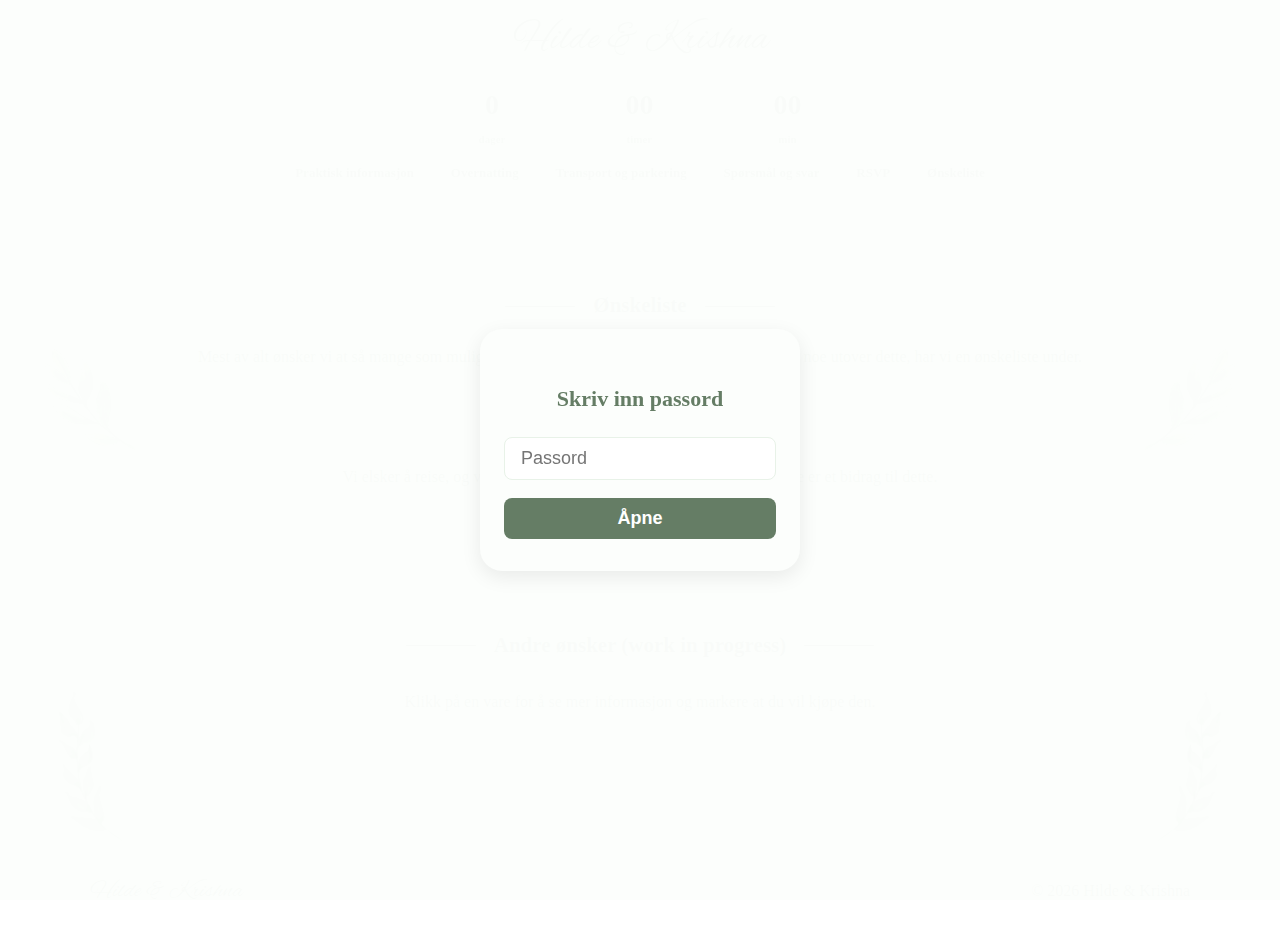
<file: Scripts/onskeliste.html>
<!doctype html>
<html lang="no">
<head>
  <!-- Google Analytics -->
  <script async src="https://www.googletagmanager.com/gtag/js?id=G-0Y072JJSB9"></script>
  <script>
    window.dataLayer = window.dataLayer || [];
    function gtag(){dataLayer.push(arguments);}
    gtag('js', new Date());
    gtag('config', 'G-0Y072JJSB9');
  </script>
  
  <meta charset="utf-8"/>
  <meta name="viewport" content="width=device-width, initial-scale=1"/>
  <title>Ønskeliste – Hilde og Krishna</title>
  <meta name="description" content="Ønskeliste"/>
  <link rel="stylesheet" href="styles.css"/>
</head>
<body>
  <div id="password-overlay" style="position:fixed;top:0;left:0;width:100vw;height:100vh;background:rgba(252,254,252,0.98);z-index:9999;display:flex;align-items:center;justify-content:center;flex-direction:column;">
    <div style="background:var(--paper);padding:32px 24px;border-radius:22px;box-shadow:0 6px 20px rgba(0,0,0,.08);max-width:320px;width:100%;text-align:center;">
      <h2 style="margin-bottom:18px;font-size:22px;color:var(--heading);font-family:Playfair Display,serif;">Skriv inn passord</h2>
      <input id="pw-input" type="password" placeholder="Passord" style="padding:10px 16px;font-size:18px;border-radius:8px;border:1px solid var(--border);width:100%;margin-bottom:18px;">
      <button id="pw-btn" style="background:var(--rose-deep);color:#fff;padding:10px 24px;border:none;border-radius:8px;font-size:18px;font-weight:700;cursor:pointer;width:100%;">Åpne</button>
      <div id="pw-error" style="color:#c00;margin-top:12px;font-size:15px;display:none;">Feil passord, prøv igjen.</div>
    </div>
  </div>
  <script>
    // Check if password was already entered
    if (localStorage.getItem('wedding-access') === 'granted') {
      document.getElementById('password-overlay').style.display = 'none';
    }
    
    document.getElementById('pw-btn').onclick = function() {
      var pw = document.getElementById('pw-input').value;
      if (pw === 'Jippi!') {
        localStorage.setItem('wedding-access', 'granted');
        document.getElementById('password-overlay').style.display = 'none';
      } else {
        document.getElementById('pw-error').style.display = 'block';
      }
    };
    document.getElementById('pw-input').addEventListener('keydown', function(e) {
      if (e.key === 'Enter') document.getElementById('pw-btn').click();
    });
  </script>
  <header class="header">
    <div class="container header-inner">
      <div class="logo"><a href="index.html">Hilde &amp; Krishna</a></div>
    </div>
    <div class="container header-inner">
      <div class="countdown" id="countdown">
        <div>
          <div class="num" id="days">0</div>
          <div class="lbl">dager</div>
        </div>
        <div>
          <div class="num" id="hours">0</div>
          <div class="lbl">timer</div>
        </div>
        <div>
          <div class="num" id="minutes">0</div>
          <div class="lbl">min</div>
        </div>
      </div>
    </div>
    <div class="container header-inner">
      <nav class="nav" data-nav>
        <a href="informasjon.html">Praktisk informasjon</a>
        <a href="overnatting.html">Overnatting</a>
        <a href="transport.html">Transport og parkering</a>
        <a href="sporsmal.html">Spørsmål og svar</a>
        <a href="rsvp.html">RSVP</a>
        <a href="onskeliste.html" class="active">Ønskeliste</a>
      </nav>
      <button class="menu" aria-label="Meny" data-menu>
        <svg width="28" height="28" viewBox="0 0 24 24"><path d="M3 6h18M3 12h18M3 18h18" stroke="currentColor" stroke-width="2" stroke-linecap="round"/></svg>
      </button>
    </div>
  </header>

  <script>
    (function() {
      const endDate = new Date('2026-05-23T00:00:00+02:00').getTime();
      function updateCountdown() {
    const now = new Date().getTime();
    let diff = endDate - now;
    if (diff < 0) diff = 0;
    const days = Math.floor(diff / (1000 * 60 * 60 * 24));
    const hours = Math.floor((diff / (1000 * 60 * 60)) % 24);
    const minutes = Math.floor((diff / (1000 * 60)) % 60);
    const seconds = Math.floor((diff / 1000) % 60);
    document.getElementById('days').textContent = days;
    document.getElementById('hours').textContent = String(hours).padStart(2, '0');
    document.getElementById('minutes').textContent = String(minutes).padStart(2, '0');
    document.getElementById('seconds').textContent = String(seconds).padStart(2, '0');
      }
      updateCountdown();
      setInterval(updateCountdown, 1000);
    })();
  </script>

  <main class="section">
    <div class="container page-decorations">
      <!-- Decorative images -->
      <img src="pynt_1.png" alt="" class="decoration-img left" style="top: 50px;">
      <img src="pynt_1.png" alt="" class="decoration-img right" style="top: 50px;">
      <img src="pynt_2.png" alt="" class="decoration-img left" style="top: 400px;">
      <img src="pynt_2.png" alt="" class="decoration-img right" style="top: 400px;">
      
      <h2 class="h2">Ønskeliste</h2>
      <p style="text-align: center;">Mest av alt ønsker vi at så mange som mulig kan komme og feire med oss! Om du ønsker å gi noe utover dette, har vi en ønskeliste under.</p>
      
      <!-- Safari/Honeymoon Card -->
      <div class="card" style="margin-bottom: 2rem;">
        <h3 style="color: var(--heading); margin-top: 0; margin-bottom: 16px; font-size: 20px;">🦁 Bryllupsreise - Safari</h3>
        <p>Vi elsker å reise, og vår drøm er å dra på safari. Øverst på vår ønskeliste er et bidrag til dette.</p>
        <p>
          <strong>Kontonummer:</strong> 6206 20 53068 
          <button onclick="copyToClipboard('62062053068', this)" style="margin-left: 8px; padding: 6px 10px; background: var(--rose-deep); color: white; border: none; border-radius: 6px; cursor: pointer; font-size: 14px; display: inline-flex; align-items: center; justify-content: center;">
            <svg width="16" height="16" viewBox="0 0 24 24" fill="none" stroke="currentColor" stroke-width="2" stroke-linecap="round" stroke-linejoin="round">
              <rect x="9" y="9" width="13" height="13" rx="2" ry="2"></rect>
              <path d="M5 15H4a2 2 0 0 1-2-2V4a2 2 0 0 1 2-2h9a2 2 0 0 1 2 2v1"></path>
            </svg>
          </button>
        </p>
      </div>

      <!-- Wishlist Items Section -->
      <h3 class="h2" style="margin-top: 3rem; margin-bottom: 1.5rem;">Andre ønsker (work in progress)</h3>
      <p style="text-align: center; margin-bottom: 2rem; color: var(--muted);">Klikk på en vare for å se mer informasjon og markere at du vil kjøpe den.</p>
      
      <div id="wishlist-container" style="display: grid; grid-template-columns: repeat(auto-fill, minmax(280px, 1fr)); gap: 20px;">
        <!-- Wishlist items will be loaded here by JavaScript -->
      </div>
    </div>
  </main>

  <footer class="footer">
    <div class="container footer-inner">
      <div class="brand">Hilde &amp; Krishna</div>
      <div style="color:var(--muted)">© <span id="year"></span> Hilde &amp; Krishna</div>
    </div>
  </footer>
  <script>document.getElementById('year').textContent=new Date().getFullYear()</script>
  <script>
    function copyToClipboard(text, button) {
      navigator.clipboard.writeText(text).then(function() {
        // Change to checkmark icon temporarily
        var originalHTML = button.innerHTML;
        button.innerHTML = '<svg width="16" height="16" viewBox="0 0 24 24" fill="none" stroke="currentColor" stroke-width="2" stroke-linecap="round" stroke-linejoin="round"><polyline points="20 6 9 17 4 12"></polyline></svg>';
        button.style.background = '#4a9a4a';
        
        // Reset after 2 seconds
        setTimeout(function() {
          button.innerHTML = originalHTML;
          button.style.background = 'var(--rose-deep)';
        }, 2000);
      }).catch(function(err) {
        console.error('Could not copy text: ', err);
      });
    }

    // Google Apps Script URL
    const APPS_SCRIPT_URL = 'https://script.google.com/macros/s/AKfycbwKCRrmsMdJhE0B0-rj_0noY7DqaWOKeye_QOJ8S8JJn3rhv9aDbmj6A98Q14DgWrFK/exec';
    
    let wishlistItems = [];

    // Load wishlist from Google Sheets
    async function loadWishlist() {
      try {
        const response = await fetch(APPS_SCRIPT_URL);
        if (!response.ok) {
          throw new Error(`HTTP error! status: ${response.status}`);
        }
        const data = await response.json();
        console.log('Loaded wishlist data:', data);
        wishlistItems = data;
        renderWishlist();
      } catch (error) {
        console.error('Feil ved lasting av ønskeliste:', error);
        alert('Kunne ikke laste ønskelisten. Vennligst prøv igjen senere.\n\nFeilmelding: ' + error.message);
      }
    }

    // Render wishlist items
    function renderWishlist() {
      const container = document.getElementById('wishlist-container');
      
      if (wishlistItems.length === 0) {
        container.innerHTML = '<p style="text-align: center; color: var(--muted); padding: 2rem;">Laster ønskeliste...</p>';
        return;
      }
      
      container.innerHTML = '';

      wishlistItems.forEach(item => {
        const remaining = item.quantity - item.purchased;
        const allPurchased = remaining === 0;

        const card = document.createElement('div');
        card.className = 'card';
        card.style.cssText = 'position: relative; overflow: hidden; cursor: pointer; transition: transform 0.2s;' + (allPurchased ? ' opacity: 0.6;' : '');
        
        card.innerHTML = `
          <div style="position: relative; width: 100%; padding-top: 100%; background: #f5f5f5; border-radius: 12px; overflow: hidden; margin-bottom: 12px;">
            <img src="${item.image}" alt="${item.name}" style="position: absolute; top: 0; left: 0; width: 100%; height: 100%; object-fit: cover;" onerror="this.src='https://via.placeholder.com/300x300?text=Bilde'">
            ${allPurchased ? '<div style="position: absolute; top: 0; left: 0; width: 100%; height: 100%; background: rgba(74, 154, 74, 0.8); display: flex; align-items: center; justify-content: center; color: white; font-size: 24px; font-weight: bold;">✓ Kjøpt</div>' : ''}
          </div>
          <h4 style="margin: 0 0 8px 0; color: var(--heading); font-size: 18px;">${item.name}</h4>
          <p style="margin: 0 0 12px 0; font-size: 14px; color: var(--muted); line-height: 1.4;">${item.description}</p>
          <div style="display: flex; justify-content: space-between; align-items: center; margin-bottom: 12px;">
            <span style="font-size: 14px; color: var(--muted);">
              <strong>${remaining}</strong> av <strong>${item.quantity}</strong> gjenstår
            </span>
            ${allPurchased ? '<span style="font-size: 12px; padding: 4px 8px; background: #4a9a4a; color: white; border-radius: 4px;">Fullført</span>' : '<span style="font-size: 12px; padding: 4px 8px; background: var(--rose); color: white; border-radius: 4px;">Tilgjengelig</span>'}
          </div>
          <div style="display: flex; gap: 8px;">
            <a href="${item.link}" target="_blank" rel="noopener" onclick="event.stopPropagation()" style="flex: 1; padding: 8px; background: var(--border); color: var(--heading); text-align: center; border-radius: 6px; text-decoration: none; font-size: 14px; font-weight: 600;">
              Se vare
            </a>
            <button onclick="${!allPurchased ? `markAsPurchased(${item.id}); event.stopPropagation();` : 'event.stopPropagation();'}" ${allPurchased ? 'disabled' : ''} style="flex: 1; padding: 8px; background: ${allPurchased ? '#ccc' : 'var(--rose-deep)'}; color: white; border: none; border-radius: 6px; cursor: ${allPurchased ? 'not-allowed' : 'pointer'}; font-size: 14px; font-weight: 600; opacity: ${allPurchased ? '0.6' : '1'};">
              ${allPurchased ? 'Utsolgt' : 'Jeg kjøper!'}
            </button>
          </div>
        `;

        card.addEventListener('mouseenter', function() {
          if (!allPurchased) this.style.transform = 'translateY(-4px)';
        });
        card.addEventListener('mouseleave', function() {
          this.style.transform = 'translateY(0)';
        });

        container.appendChild(card);
      });
    }

    // Mark item as purchased
    async function markAsPurchased(itemId) {
      const item = wishlistItems.find(i => i.id === itemId);
      if (!item || item.purchased >= item.quantity) {
        return;
      }
      
      const confirmed = confirm('Er du sikker på at du vil registrere denne?');
      if (!confirmed) return;
      
      try {
        const response = await fetch(APPS_SCRIPT_URL, {
          method: 'POST',
          body: JSON.stringify({
            action: 'purchase',
            itemId: itemId,
            buyerName: 'Anonym'
          })
        });
        
        if (!response.ok) {
          throw new Error(`HTTP error! status: ${response.status}`);
        }
        
        const result = await response.json();
        console.log('Purchase result:', result);
        
        if (result.success) {
          alert('Registrert!');
          // Reload the wishlist to show updated data
          await loadWishlist();
        } else {
          alert('Noe gikk galt. Vennligst prøv igjen.');
        }
      } catch (error) {
        console.error('Feil ved kjøp:', error);
        alert('Kunne ikke registrere kjøpet. Vennligst prøv igjen.\n\nFeilmelding: ' + error.message);
      }
    }

    // Initialize - load wishlist when page loads
    loadWishlist();
  </script>
  <script src="script.js"></script>
</body>
</html>
</file>
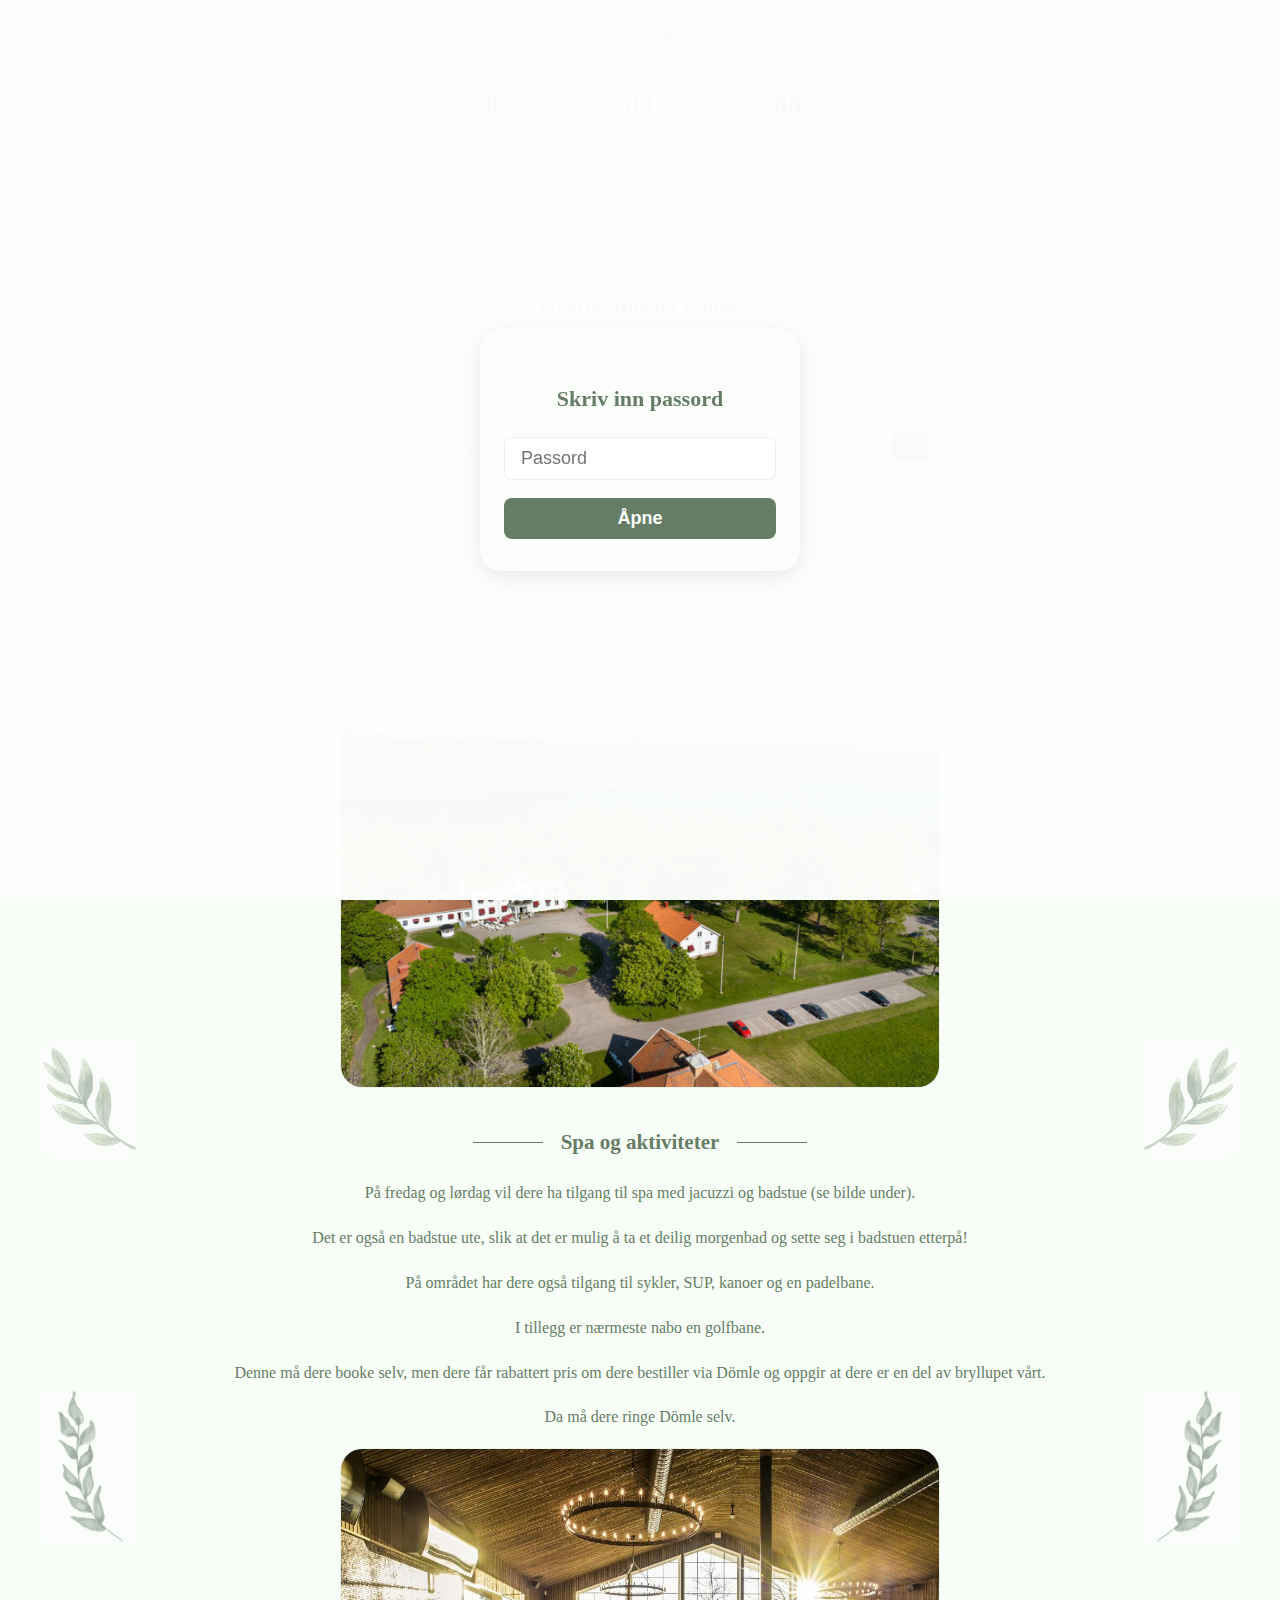
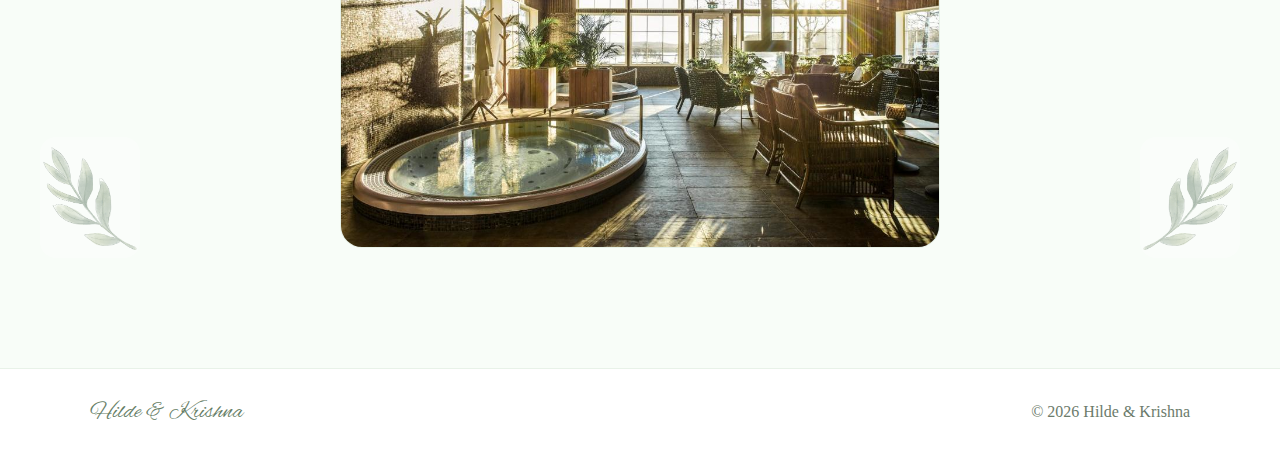
<file: Scripts/overnatting.html>
<!doctype html>
<html lang="no">
<head>
  <!-- Google Analytics -->
  <script async src="https://www.googletagmanager.com/gtag/js?id=G-0Y072JJSB9"></script>
  <script>
    window.dataLayer = window.dataLayer || [];
    function gtag(){dataLayer.push(arguments);}
    gtag('js', new Date());
    gtag('config', 'G-0Y072JJSB9');
  </script>
  
  <meta charset="utf-8"/>
  <meta name="viewport" content="width=device-width, initial-scale=1"/>
  <title>Overnatting – Hilde og Krishna</title>
  <meta name="description" content="Overnatting"/>
  <link rel="stylesheet" href="styles.css"/>
</head>
<body>
  <div id="password-overlay" style="position:fixed;top:0;left:0;width:100vw;height:100vh;background:rgba(252,254,252,0.98);z-index:9999;display:flex;align-items:center;justify-content:center;flex-direction:column;">
    <div style="background:var(--paper);padding:32px 24px;border-radius:22px;box-shadow:0 6px 20px rgba(0,0,0,.08);max-width:320px;width:100%;text-align:center;">
      <h2 style="margin-bottom:18px;font-size:22px;color:var(--heading);font-family:Playfair Display,serif;">Skriv inn passord</h2>
      <input id="pw-input" type="password" placeholder="Passord" style="padding:10px 16px;font-size:18px;border-radius:8px;border:1px solid var(--border);width:100%;margin-bottom:18px;">
      <button id="pw-btn" style="background:var(--rose-deep);color:#fff;padding:10px 24px;border:none;border-radius:8px;font-size:18px;font-weight:700;cursor:pointer;width:100%;">Åpne</button>
      <div id="pw-error" style="color:#c00;margin-top:12px;font-size:15px;display:none;">Feil passord, prøv igjen.</div>
    </div>
  </div>
  <script>
    // Check if password was already entered
    if (localStorage.getItem('wedding-access') === 'granted') {
      document.getElementById('password-overlay').style.display = 'none';
    }
    
    document.getElementById('pw-btn').onclick = function() {
      var pw = document.getElementById('pw-input').value;
      if (pw === 'Jippi!') {
        localStorage.setItem('wedding-access', 'granted');
        document.getElementById('password-overlay').style.display = 'none';
      } else {
        document.getElementById('pw-error').style.display = 'block';
      }
    };
    document.getElementById('pw-input').addEventListener('keydown', function(e) {
      if (e.key === 'Enter') document.getElementById('pw-btn').click();
    });
  </script>
  <header class="header">
    <div class="container header-inner">
      <div class="logo"><a href="index.html">Hilde &amp; Krishna</a></div>
    </div>
    <div class="container header-inner">
      <div class="countdown" id="countdown">
        <div>
          <div class="num" id="days">0</div>
          <div class="lbl">dager</div>
        </div>
        <div>
          <div class="num" id="hours">0</div>
          <div class="lbl">timer</div>
        </div>
        <div>
          <div class="num" id="minutes">0</div>
          <div class="lbl">min</div>
        </div>
      </div>
    </div>
    <div class="container header-inner">
      <nav class="nav" data-nav>
        <a href="informasjon.html">Praktisk informasjon</a>
        <a href="overnatting.html" class="active">Overnatting</a>
        <a href="transport.html">Transport og parkering</a>
        <a href="sporsmal.html">Spørsmål og svar</a>
        <a href="rsvp.html">RSVP</a>
        <a href="onskeliste.html">Ønskeliste</a>
      </nav>
      <button class="menu" aria-label="Meny" data-menu>
        <svg width="28" height="28" viewBox="0 0 24 24"><path d="M3 6h18M3 12h18M3 18h18" stroke="currentColor" stroke-width="2" stroke-linecap="round"/></svg>
      </button>
    </div>
  </header>

  <script>
    (function() {
      const endDate = new Date('2026-05-23T00:00:00+02:00').getTime();
      function updateCountdown() {
    const now = new Date().getTime();
    let diff = endDate - now;
    if (diff < 0) diff = 0;
    const days = Math.floor(diff / (1000 * 60 * 60 * 24));
    const hours = Math.floor((diff / (1000 * 60 * 60)) % 24);
    const minutes = Math.floor((diff / (1000 * 60)) % 60);
    const seconds = Math.floor((diff / 1000) % 60);
    document.getElementById('days').textContent = days;
    document.getElementById('hours').textContent = String(hours).padStart(2, '0');
    document.getElementById('minutes').textContent = String(minutes).padStart(2, '0');
    document.getElementById('seconds').textContent = String(seconds).padStart(2, '0');
      }
      updateCountdown();
      setInterval(updateCountdown, 1000);
    })();
  </script>

  <main class="section">
    <div class="container page-decorations">
      <!-- Decorative images -->
      <img src="pynt_1.png" alt="" class="decoration-img left" style="top: 50px;">
      <img src="pynt_1.png" alt="" class="decoration-img right" style="top: 50px;">
      <img src="pynt_2.png" alt="" class="decoration-img left" style="top: 400px;">
      <img src="pynt_2.png" alt="" class="decoration-img right" style="top: 400px;">
      <img src="pynt_1.png" alt="" class="decoration-img left" style="top: 750px;">
      <img src="pynt_1.png" alt="" class="decoration-img right" style="top: 750px;">
      <img src="pynt_2.png" alt="" class="decoration-img left" style="top: 1100px;">
      <img src="pynt_2.png" alt="" class="decoration-img right" style="top: 1100px;">
      <img src="pynt_1.png" alt="" class="decoration-img left" style="top: 1450px;">
      <img src="pynt_1.png" alt="" class="decoration-img right" style="top: 1450px;">
      
      <h2 class="h2">Overnatting på Dömle</h2>
      <p>
        Bryllupet går gjennom hele helgen, fra fredag til søndag. Vi er så heldige at vi har herregården for oss selv, og det er rom til alle!
        <p>Rommene er altså forhåndsreservert, men dette ønsker vi at gjestene selv dekker. Det meste utover dette, som mat, en del drikke og aktiviteter dekker vi.</p>
      </p>
      <p>
        Det koster 2250 kr per person for opphold gjennom hele helgen. Det kan betales til kontonummer <span style="position:relative;display:inline-block;">6206.20.53068<button onclick="copyToClipboard('62062053068', this)" style="margin-left: 8px; padding: 6px 10px; background: var(--rose-deep); color: white; border: none; border-radius: 6px; cursor: pointer; font-size: 14px; display: inline-flex; align-items: center; justify-content: center;">
            <svg width="16" height="16" viewBox="0 0 24 24" fill="none" stroke="currentColor" stroke-width="2" stroke-linecap="round" stroke-linejoin="round">
              <rect x="9" y="9" width="13" height="13" rx="2" ry="2"></rect>
              <path d="M5 15H4a2 2 0 0 1-2-2V4a2 2 0 0 1 2-2h9a2 2 0 0 1 2 2v1"></path>
            </svg>
          </button></span> innen 1. april 2026. Vi ordner romplassering ut ifra hva vi tror er best, men kom gjerne med innspill i <a href="rsvp.html" style="text-decoration:underline;">RSVPen</a> om dere har noen spesifikke ønsker.
        </p>

      <h3 class="h2">Soveplasser</h3>
      <p>Alle får egne rom, og de er plassert på forskjellige steder på området. Dere vil få rom i hovedbygget, nordre og søndre fløy, samt Sjøgården og Frugården. 
        På bildet under ser dere hovedhuset i midten med nordre og søndre fløy på sidene. Helt til høyre på bildet kan dere skimte Frugården. Se kart i <a href="informasjon.html" style="text-decoration:underline;">Praktisk informasjon</a> for mer detaljer.</p>

    </div>

    <div class="gallery" style="margin-bottom: 22px; height: 400px; max-width: 600px; margin-left: auto; margin-right: auto;">
        <img src="domle_flyfoto.jpeg" alt="Hilde og Krishna" style="object-position: center 25%; height: 100%;">
      </div>

    <h2 class="h2">Spa og aktiviteter</h2>
    <p>
      På fredag og lørdag vil dere ha tilgang til spa med jacuzzi og badstue (se bilde under). 
    </p>
    <p>
      Det er også en badstue ute, slik at det er mulig å ta et deilig morgenbad og sette seg i badstuen etterpå!
    </p>
    <p>
      På området har dere også tilgang til sykler, SUP, kanoer og en padelbane. 
    </p>
    <p>
      I tillegg er nærmeste nabo en golfbane.
    </p>
    <p>
      Denne må dere booke selv, men dere får rabattert pris om dere bestiller via Dömle og oppgir at dere er en del av bryllupet vårt.
    </p>
    <p>
      Da må dere ringe Dömle selv.
    </p>

    <div class="gallery" style="margin-bottom: 22px; height: 400px; max-width: 600px; margin-left: auto; margin-right: auto;">
        <img src="domle_spa.jpg" alt="Hilde og Krishna" style="object-position: center 25%; height: 100%;">
      </div>
  </main>

  <footer class="footer">
    <div class="container footer-inner">
      <div class="brand">Hilde &amp; Krishna</div>
      <div style="color:var(--muted)">© <span id="year"></span> Hilde &amp; Krishna</div>
    </div>
  </footer>
  <script>document.getElementById('year').textContent=new Date().getFullYear()</script>
  <script>
    function copyToClipboard(text, button) {
      navigator.clipboard.writeText(text).then(function() {
        // Change to checkmark icon temporarily
        var originalHTML = button.innerHTML;
        button.innerHTML = '<svg width="16" height="16" viewBox="0 0 24 24" fill="none" stroke="currentColor" stroke-width="2" stroke-linecap="round" stroke-linejoin="round"><polyline points="20 6 9 17 4 12"></polyline></svg>';
        button.style.background = '#4a9a4a';
        
        // Reset after 2 seconds
        setTimeout(function() {
          button.innerHTML = originalHTML;
          button.style.background = 'var(--rose-deep)';
        }, 2000);
      }).catch(function(err) {
        console.error('Could not copy text: ', err);
      });
    }
  </script>
  <script src="script.js"></script>
</body>
</html>
</file>
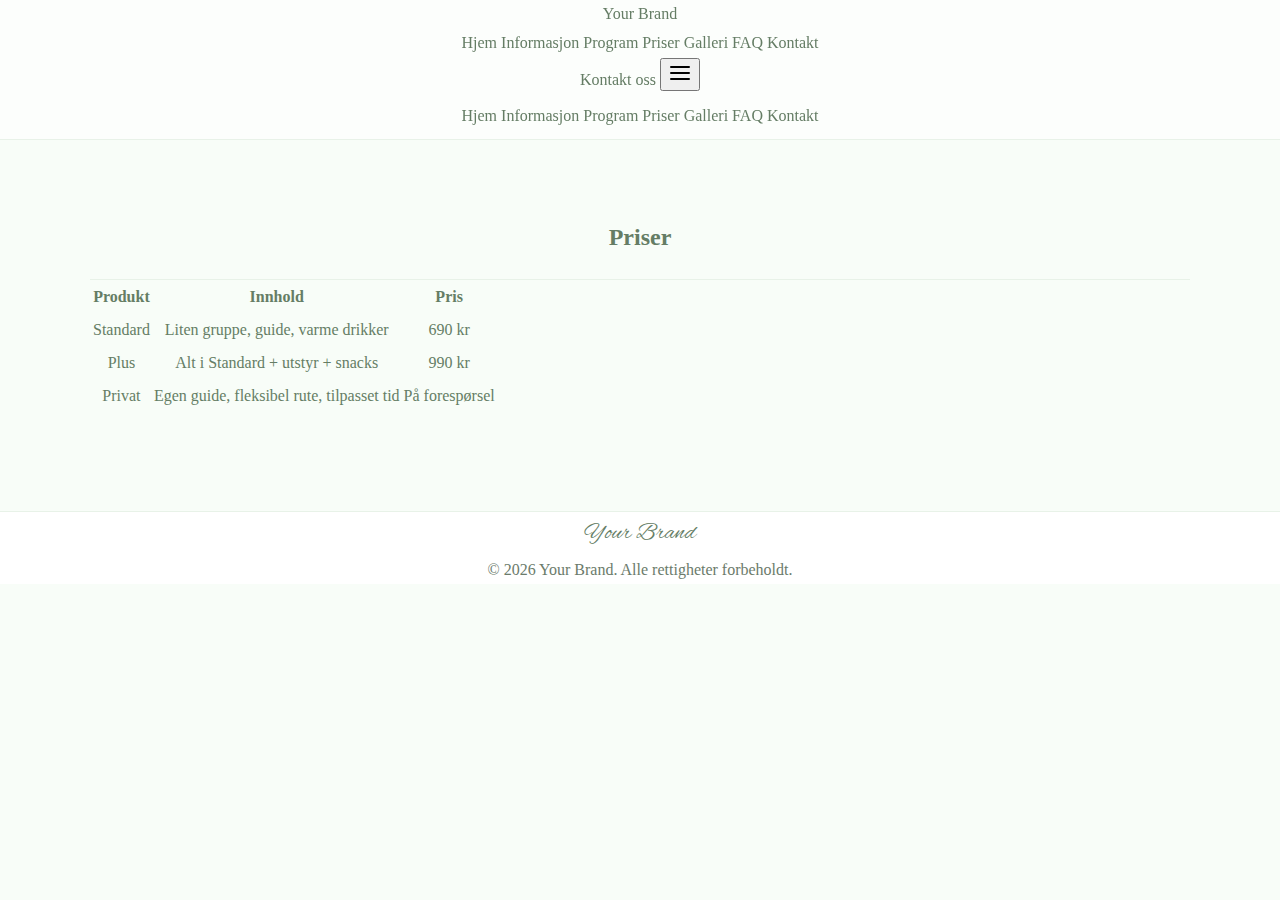
<file: Scripts/priser.html>
<!doctype html>
<html lang="no">
<head>
  <meta charset="utf-8"/>
  <meta name="viewport" content="width=device-width, initial-scale=1"/>
  <title>Priser – Your Brand</title>
  <meta name="description" content="Priser – Your Brand"/>
  <link rel="stylesheet" href="styles.css"/>
</head>
<body>

<header class="header">
  <div class="container navbar">
    <a class="brand" href="index.html">
      <span class="brand-badge"></span>
      <span>Your Brand</span>
    </a>
    <nav class="nav-links" data-nav>
      <a href="index.html">Hjem</a>
      <a href="informasjon.html">Informasjon</a>
      <a href="program.html">Program</a>
      <a href="priser.html">Priser</a>
      <a href="galleri.html">Galleri</a>
      <a href="faq.html">FAQ</a>
      <a href="kontakt.html">Kontakt</a>
    </nav>
    <a href="kontakt.html" class="button nav-cta">Kontakt oss</a>
    <button class="hamburger" aria-label="Open menu" data-toggle="mobile">
      <svg width="24" height="24" viewBox="0 0 24 24"><path d="M3 6h18M3 12h18M3 18h18" stroke="currentColor" stroke-width="2" stroke-linecap="round"/></svg>
    </button>
  </div>
  <div class="mobile-menu" id="mobile-menu">
    <div class="container" style="padding:.5rem 0">
      <a href="index.html">Hjem</a>
      <a href="informasjon.html">Informasjon</a>
      <a href="program.html">Program</a>
      <a href="priser.html">Priser</a>
      <a href="galleri.html">Galleri</a>
      <a href="faq.html">FAQ</a>
      <a href="kontakt.html">Kontakt</a>
    </div>
  </div>
</header>

  <main>
    <section class="container section">

<div class="section-title"><h2>Priser</h2><div class="rule"></div></div>
<table class="table">
  <thead><tr><th>Produkt</th><th>Innhold</th><th>Pris</th></tr></thead>
  <tbody>
    <tr><td>Standard</td><td>Liten gruppe, guide, varme drikker</td><td>690 kr</td></tr>
    <tr><td>Plus</td><td>Alt i Standard + utstyr + snacks</td><td>990 kr</td></tr>
    <tr><td>Privat</td><td>Egen guide, fleksibel rute, tilpasset tid</td><td>På forespørsel</td></tr>
  </tbody>
</table>

    </section>
  </main>

<footer class="footer">
  <div class="container row">
    <div class="brand"><span class="brand-badge"></span><span>Your Brand</span></div>
    <div class="muted" style="color:var(--muted)">© <span id="year"></span> Your Brand. Alle rettigheter forbeholdt.</div>
  </div>
</footer>
<script>
document.getElementById('year').textContent = new Date().getFullYear();
</script>

  <script src="script.js"></script>
</body>
</html>
</file>
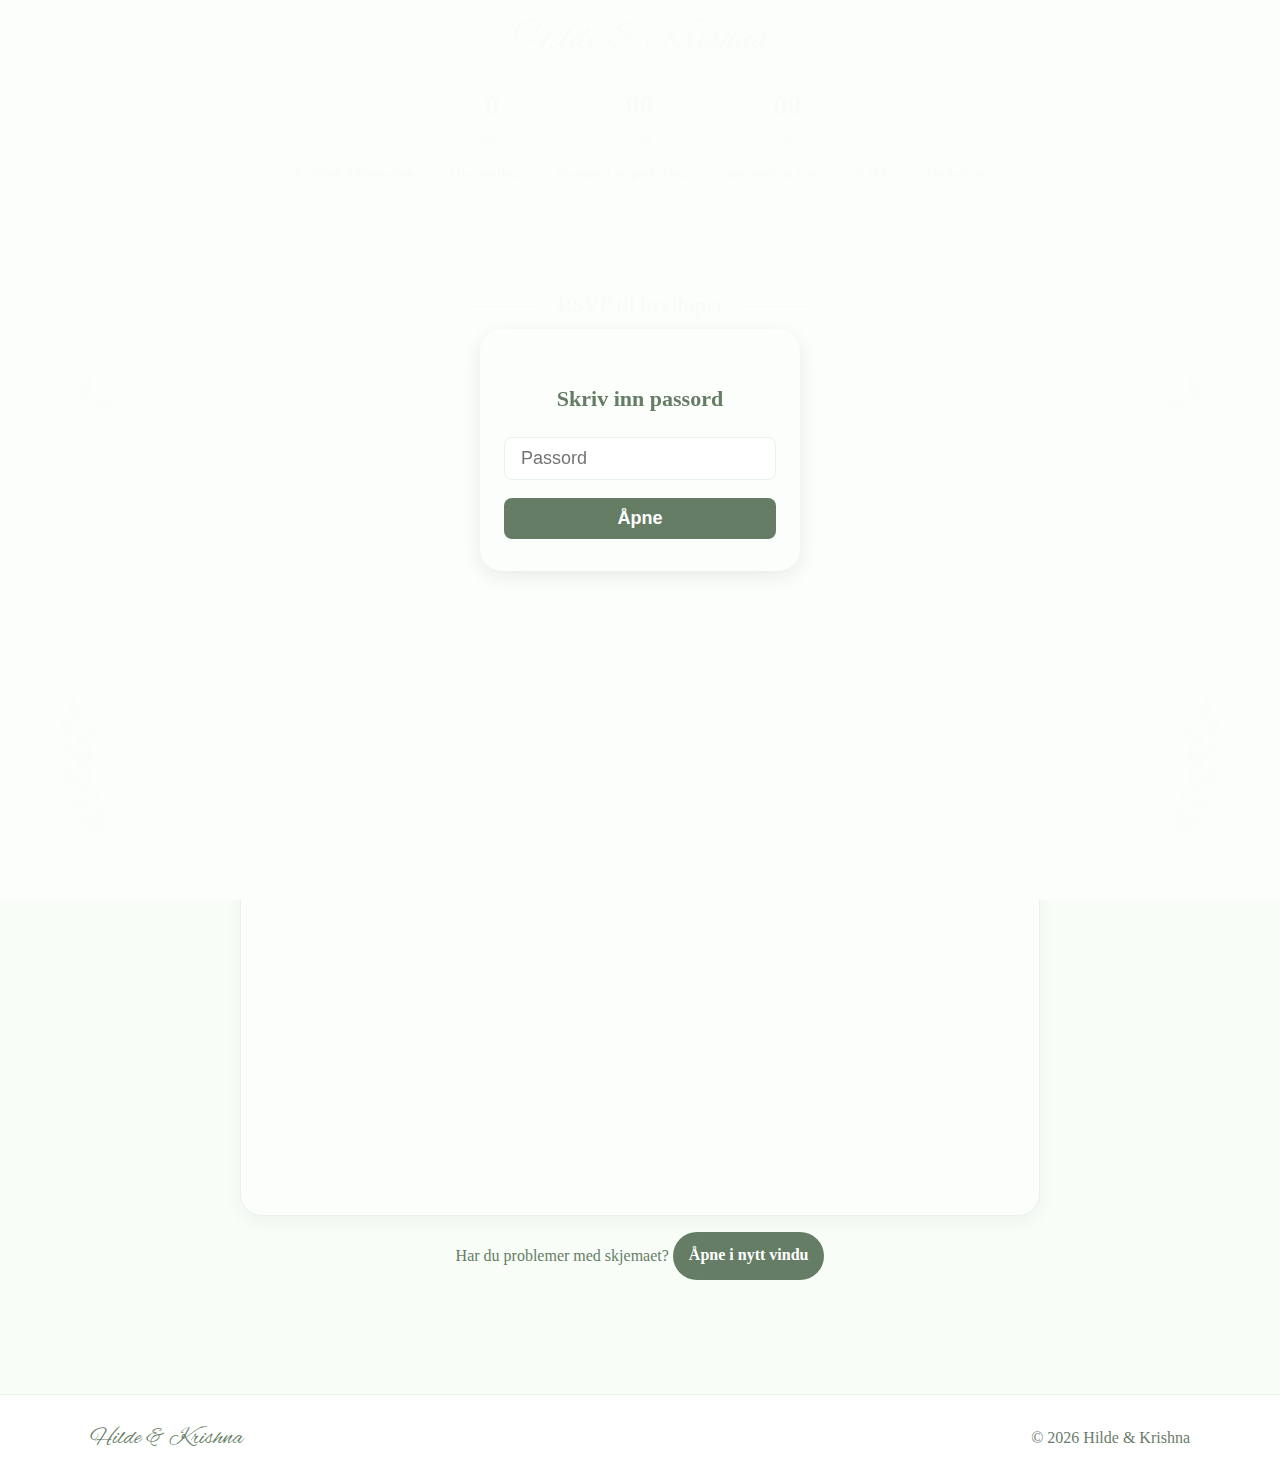
<file: Scripts/rsvp.html>
<!doctype html>
<html lang="no">
<head>
  <!-- Google Analytics -->
  <script async src="https://www.googletagmanager.com/gtag/js?id=G-0Y072JJSB9"></script>
  <script>
    window.dataLayer = window.dataLayer || [];
    function gtag(){dataLayer.push(arguments);}
    gtag('js', new Date());
    gtag('config', 'G-0Y072JJSB9');
  </script>
  
  <meta charset="utf-8"/>
  <meta name="viewport" content="width=device-width, initial-scale=1"/>
  <title>RSVP – Hilde og Krishna</title>
  <meta name="description" content="RSVP til bryllupet"/>
  <link rel="stylesheet" href="styles.css"/>
</head>
<body>
  <div id="password-overlay" style="position:fixed;top:0;left:0;width:100vw;height:100vh;background:rgba(252,254,252,0.98);z-index:9999;display:flex;align-items:center;justify-content:center;flex-direction:column;">
    <div style="background:var(--paper);padding:32px 24px;border-radius:22px;box-shadow:0 6px 20px rgba(0,0,0,.08);max-width:320px;width:100%;text-align:center;">
      <h2 style="margin-bottom:18px;font-size:22px;color:var(--heading);font-family:Playfair Display,serif;">Skriv inn passord</h2>
      <input id="pw-input" type="password" placeholder="Passord" style="padding:10px 16px;font-size:18px;border-radius:8px;border:1px solid var(--border);width:100%;margin-bottom:18px;">
      <button id="pw-btn" style="background:var(--rose-deep);color:#fff;padding:10px 24px;border:none;border-radius:8px;font-size:18px;font-weight:700;cursor:pointer;width:100%;">Åpne</button>
      <div id="pw-error" style="color:#c00;margin-top:12px;font-size:15px;display:none;">Feil passord, prøv igjen.</div>
    </div>
  </div>
  <script>
    // Check if password was already entered
    if (localStorage.getItem('wedding-access') === 'granted') {
      document.getElementById('password-overlay').style.display = 'none';
    }
    
    document.getElementById('pw-btn').onclick = function() {
      var pw = document.getElementById('pw-input').value;
      if (pw === 'Jippi!') {
        localStorage.setItem('wedding-access', 'granted');
        document.getElementById('password-overlay').style.display = 'none';
      } else {
        document.getElementById('pw-error').style.display = 'block';
      }
    };
    document.getElementById('pw-input').addEventListener('keydown', function(e) {
      if (e.key === 'Enter') document.getElementById('pw-btn').click();
    });
  </script>
  <header class="header">
    <div class="container header-inner">
      <div class="logo"><a href="index.html">Hilde &amp; Krishna</a></div>
    </div>
    <div class="container header-inner">
      <div class="countdown" id="countdown">
        <div>
          <div class="num" id="days">0</div>
          <div class="lbl">dager</div>
        </div>
        <div>
          <div class="num" id="hours">0</div>
          <div class="lbl">timer</div>
        </div>
        <div>
          <div class="num" id="minutes">0</div>
          <div class="lbl">min</div>
        </div>
      </div>
    </div>
    <div class="container header-inner">
      <nav class="nav" data-nav>
        <a href="informasjon.html">Praktisk informasjon</a>
        <a href="overnatting.html">Overnatting</a>
        <a href="transport.html">Transport og parkering</a>
        <a href="sporsmal.html">Spørsmål og svar</a>
        <a href="rsvp.html" class="active">RSVP</a>
        <a href="onskeliste.html">Ønskeliste</a>
      </nav>
      <button class="menu" aria-label="Meny" data-menu>
        <svg width="28" height="28" viewBox="0 0 24 24"><path d="M3 6h18M3 12h18M3 18h18" stroke="currentColor" stroke-width="2" stroke-linecap="round"/></svg>
      </button>
    </div>
  </header>

  <script>
    (function() {
      const endDate = new Date('2026-05-23T00:00:00+02:00').getTime();
      function updateCountdown() {
    const now = new Date().getTime();
    let diff = endDate - now;
    if (diff < 0) diff = 0;
    const days = Math.floor(diff / (1000 * 60 * 60 * 24));
    const hours = Math.floor((diff / (1000 * 60 * 60)) % 24);
    const minutes = Math.floor((diff / (1000 * 60)) % 60);
    const seconds = Math.floor((diff / 1000) % 60);
    document.getElementById('days').textContent = days;
    document.getElementById('hours').textContent = String(hours).padStart(2, '0');
    document.getElementById('minutes').textContent = String(minutes).padStart(2, '0');
    document.getElementById('seconds').textContent = String(seconds).padStart(2, '0');
      }
      updateCountdown();
      setInterval(updateCountdown, 1000);
    })();
  </script>

  <main class="section">
    <div class="container page-decorations">
      <!-- Decorative images -->
      <img src="pynt_1.png" alt="" class="decoration-img left" style="top: 50px;">
      <img src="pynt_1.png" alt="" class="decoration-img right" style="top: 50px;">
      <img src="pynt_2.png" alt="" class="decoration-img left" style="top: 400px;">
      <img src="pynt_2.png" alt="" class="decoration-img right" style="top: 400px;">
      
      <h2 class="h2">RSVP til bryllupet</h2>
      <p style="text-align: center; margin-bottom: 2rem;">Vennligst svar innen <strong>15. januar 2026</strong></p>

      <div class="card" style="max-width: 800px; margin: 0 auto; padding: 0; overflow: hidden;">
        <!-- Replace the src URL below with your actual Microsoft Form URL -->
        <iframe 
          width="100%" 
          height="800px" 
          src="https://forms.office.com/Pages/ResponsePage.aspx?id=YhTWqFLyskS_atcjGWDAQZeP1MgcSVJLm1nAefNGY4VURDZBMDZKWVFLNEQzNkdINzdOT0k3VU9EUS4u" 
          frameborder="0" 
          marginwidth="0" 
          marginheight="0" 
          style="border: none; width: 100%; min-height: 800px;" 
          allowfullscreen 
          webkitallowfullscreen 
          mozallowfullscreen 
          msallowfullscreen>
        </iframe>
      </div>

      <!-- Alternative: If you prefer a link instead of embedding -->
      <div style="text-align: center; margin-top: 1rem;">
        <p>Har du problemer med skjemaet? <a href="https://forms.office.com/r/YourFormId" target="_blank" rel="noopener" class="btn">Åpne i nytt vindu</a></p>
      </div>
    </div>
  </main>

  <footer class="footer">
    <div class="container footer-inner">
      <div class="brand">Hilde &amp; Krishna</div>
      <div style="color:var(--muted)">© <span id="year"></span> Hilde &amp; Krishna</div>
    </div>
  </footer>

  <script>
    document.getElementById('year').textContent = new Date().getFullYear();
  </script>
  <script src="script.js"></script>
</body>
</html>
</file>
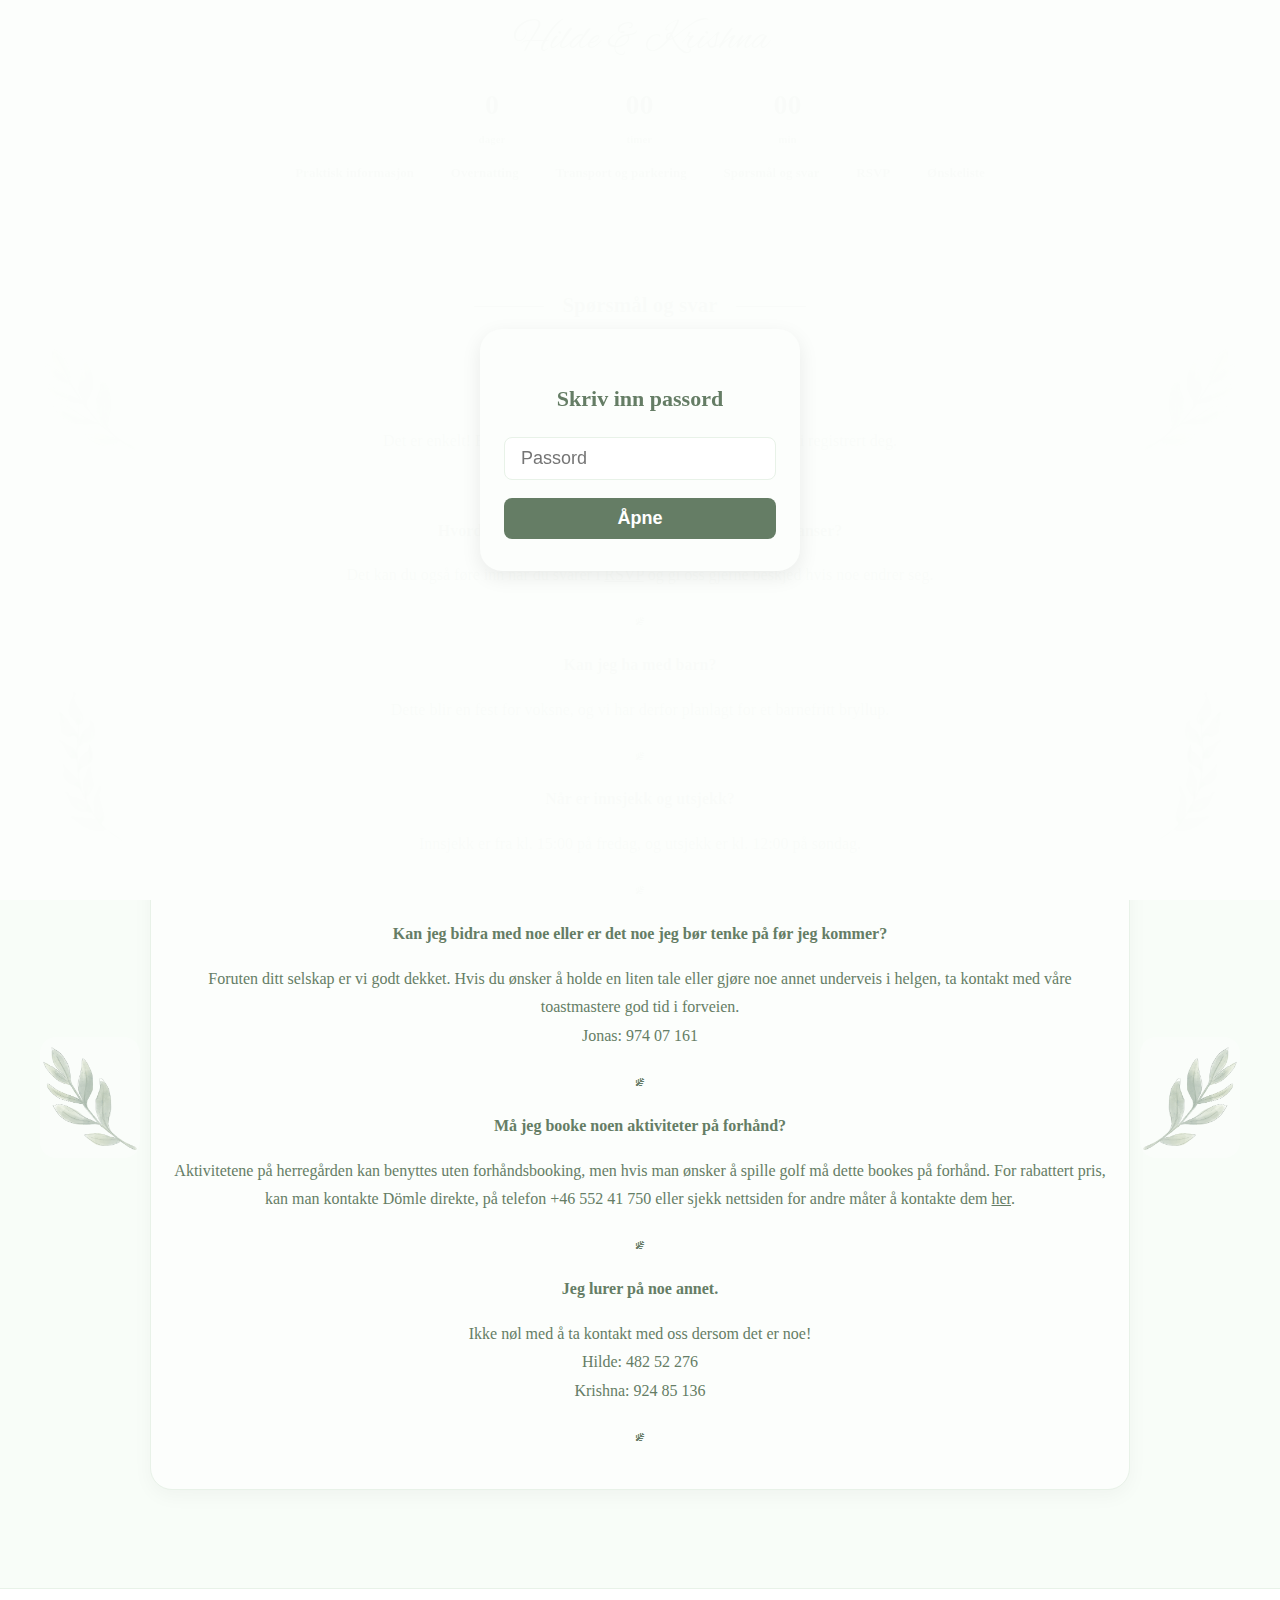
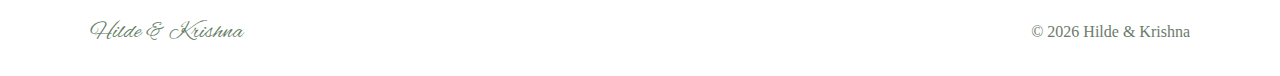
<file: Scripts/sporsmal.html>
<!doctype html>
<html lang="no">
<head>
  <!-- Google Analytics -->
  <script async src="https://www.googletagmanager.com/gtag/js?id=G-0Y072JJSB9"></script>
  <script>
    window.dataLayer = window.dataLayer || [];
    function gtag(){dataLayer.push(arguments);}
    gtag('js', new Date());
    gtag('config', 'G-0Y072JJSB9');
  </script>
  
  <meta charset="utf-8"/>
  <meta name="viewport" content="width=device-width, initial-scale=1"/>
  <title>Spørsmål og svar – Hilde og Krishna</title>
  <meta name="description" content="FAQ"/>
  <link rel="stylesheet" href="styles.css"/>
</head>
<body>
  <div id="password-overlay" style="position:fixed;top:0;left:0;width:100vw;height:100vh;background:rgba(252,254,252,0.98);z-index:9999;display:flex;align-items:center;justify-content:center;flex-direction:column;">
    <div style="background:var(--paper);padding:32px 24px;border-radius:22px;box-shadow:0 6px 20px rgba(0,0,0,.08);max-width:320px;width:100%;text-align:center;">
      <h2 style="margin-bottom:18px;font-size:22px;color:var(--heading);font-family:Playfair Display,serif;">Skriv inn passord</h2>
      <input id="pw-input" type="password" placeholder="Passord" style="padding:10px 16px;font-size:18px;border-radius:8px;border:1px solid var(--border);width:100%;margin-bottom:18px;">
      <button id="pw-btn" style="background:var(--rose-deep);color:#fff;padding:10px 24px;border:none;border-radius:8px;font-size:18px;font-weight:700;cursor:pointer;width:100%;">Åpne</button>
      <div id="pw-error" style="color:#c00;margin-top:12px;font-size:15px;display:none;">Feil passord, prøv igjen.</div>
    </div>
  </div>
  <script>
    // Check if password was already entered
    if (localStorage.getItem('wedding-access') === 'granted') {
      document.getElementById('password-overlay').style.display = 'none';
    }
    
    document.getElementById('pw-btn').onclick = function() {
      var pw = document.getElementById('pw-input').value;
      if (pw === 'Jippi!') {
        localStorage.setItem('wedding-access', 'granted');
        document.getElementById('password-overlay').style.display = 'none';
      } else {
        document.getElementById('pw-error').style.display = 'block';
      }
    };
    document.getElementById('pw-input').addEventListener('keydown', function(e) {
      if (e.key === 'Enter') document.getElementById('pw-btn').click();
    });
  </script>
  <header class="header">
    <div class="container header-inner">
      <div class="logo"><a href="index.html">Hilde &amp; Krishna</a></div>
    </div>
    <div class="container header-inner">
      <div class="countdown" id="countdown">
        <div>
          <div class="num" id="days">0</div>
          <div class="lbl">dager</div>
        </div>
        <div>
          <div class="num" id="hours">0</div>
          <div class="lbl">timer</div>
        </div>
        <div>
          <div class="num" id="minutes">0</div>
          <div class="lbl">min</div>
        </div>
      </div>
    </div>
    <div class="container header-inner">
      <nav class="nav" data-nav>
        <a href="informasjon.html">Praktisk informasjon</a>
        <a href="overnatting.html">Overnatting</a>
        <a href="transport.html">Transport og parkering</a>
        <a href="sporsmal.html" class="active">Spørsmål og svar</a>
        <a href="rsvp.html">RSVP</a>
        <a href="onskeliste.html">Ønskeliste</a>
      </nav>
      <button class="menu" aria-label="Meny" data-menu>
        <svg width="28" height="28" viewBox="0 0 24 24"><path d="M3 6h18M3 12h18M3 18h18" stroke="currentColor" stroke-width="2" stroke-linecap="round"/></svg>
      </button>
    </div>
  </header>

  <script>
    (function() {
      const endDate = new Date('2026-05-23T00:00:00+02:00').getTime();
      function updateCountdown() {
    const now = new Date().getTime();
    let diff = endDate - now;
    if (diff < 0) diff = 0;
    const days = Math.floor(diff / (1000 * 60 * 60 * 24));
    const hours = Math.floor((diff / (1000 * 60 * 60)) % 24);
    const minutes = Math.floor((diff / (1000 * 60)) % 60);
    const seconds = Math.floor((diff / 1000) % 60);
    document.getElementById('days').textContent = days;
    document.getElementById('hours').textContent = String(hours).padStart(2, '0');
    document.getElementById('minutes').textContent = String(minutes).padStart(2, '0');
    document.getElementById('seconds').textContent = String(seconds).padStart(2, '0');
      }
      updateCountdown();
      setInterval(updateCountdown, 1000);
    })();
  </script>

  <main class="section">
    <div class="container page-decorations">
      <!-- Decorative images -->
      <img src="pynt_1.png" alt="" class="decoration-img left" style="top: 50px;">
      <img src="pynt_1.png" alt="" class="decoration-img right" style="top: 50px;">
      <img src="pynt_2.png" alt="" class="decoration-img left" style="top: 400px;">
      <img src="pynt_2.png" alt="" class="decoration-img right" style="top: 400px;">
      <img src="pynt_1.png" alt="" class="decoration-img left" style="top: 750px;">
      <img src="pynt_1.png" alt="" class="decoration-img right" style="top: 750px;">
      
      <h2 class="h2">Spørsmål og svar</h2>

      <div class="card">
        <p><strong>Hvordan gir jeg beskjed om at jeg kommer?</strong></p>
        <p>Det er enkelt! Bare svar på <a href="rsvp.html" style="text-decoration:underline;">RSVP</a> innen 15. januar 2026, så har vi registrert deg.</p>
        <p>⸙</p>
        <p><strong>Hvordan gir jeg beskjed om allergier eller matpreferanser?</strong></p>
        <p>Det kan du også føre inn når du svarer i <a href="rsvp.html" style="text-decoration:underline;">RSVP</a> og gi oss gjerne beskjed hvis noe endrer seg.</p>
        <p>⸙</p>
        <p><strong>Kan jeg ha med barn?</strong></p>
        <p>Dette blir en fest for voksne, og vi har derfor planlagt for et barnefritt bryllup.</p>
        <p>⸙</p>
        <p><strong>Når er innsjekk og utsjekk?</strong></p>
        <p>Innsjekk er fra kl. 15:00 på fredag, og utsjekk er kl. 12:00 på søndag.</p>
        <p>⸙</p>
        <p><strong>Kan jeg bidra med noe eller er det noe jeg bør tenke på før jeg kommer?</strong></p>
        <p>Foruten ditt selskap er vi godt dekket. Hvis du ønsker å holde en liten tale eller gjøre noe annet underveis i helgen, ta kontakt med våre toastmastere god tid i forveien.
          <br/>Jonas: 974 07 161
        </p>
        <p>⸙</p>
        <p><strong>Må jeg booke noen aktiviteter på forhånd?</strong></p>
        <p>Aktivitetene på herregården kan benyttes uten forhåndsbooking, men hvis man ønsker å spille golf må dette bookes på forhånd. For rabattert pris, kan man kontakte Dömle direkte,
          på telefon +46 552 41 750 eller sjekk nettsiden for andre måter å kontakte dem <a href="https://domle.se/norsk/" style="text-decoration:underline;">her</a>.
        </p>
        <p>⸙</p>
        <p><strong>Jeg lurer på noe annet.</strong></p>
        <p>Ikke nøl med å ta kontakt med oss dersom det er noe!<br/>Hilde: 482 52 276<br/>Krishna: 924 85 136</p>
        <p>⸙</p>
        
      </div>
    </div>
  </main>

  <footer class="footer">
    <div class="container footer-inner">
      <div class="brand">Hilde &amp; Krishna</div>
      <div style="color:var(--muted)">© <span id="year"></span> Hilde &amp; Krishna</div>
    </div>
  </footer>
  <script>document.getElementById('year').textContent=new Date().getFullYear()</script>
  <script src="script.js"></script>
</body>
</html>
</file>
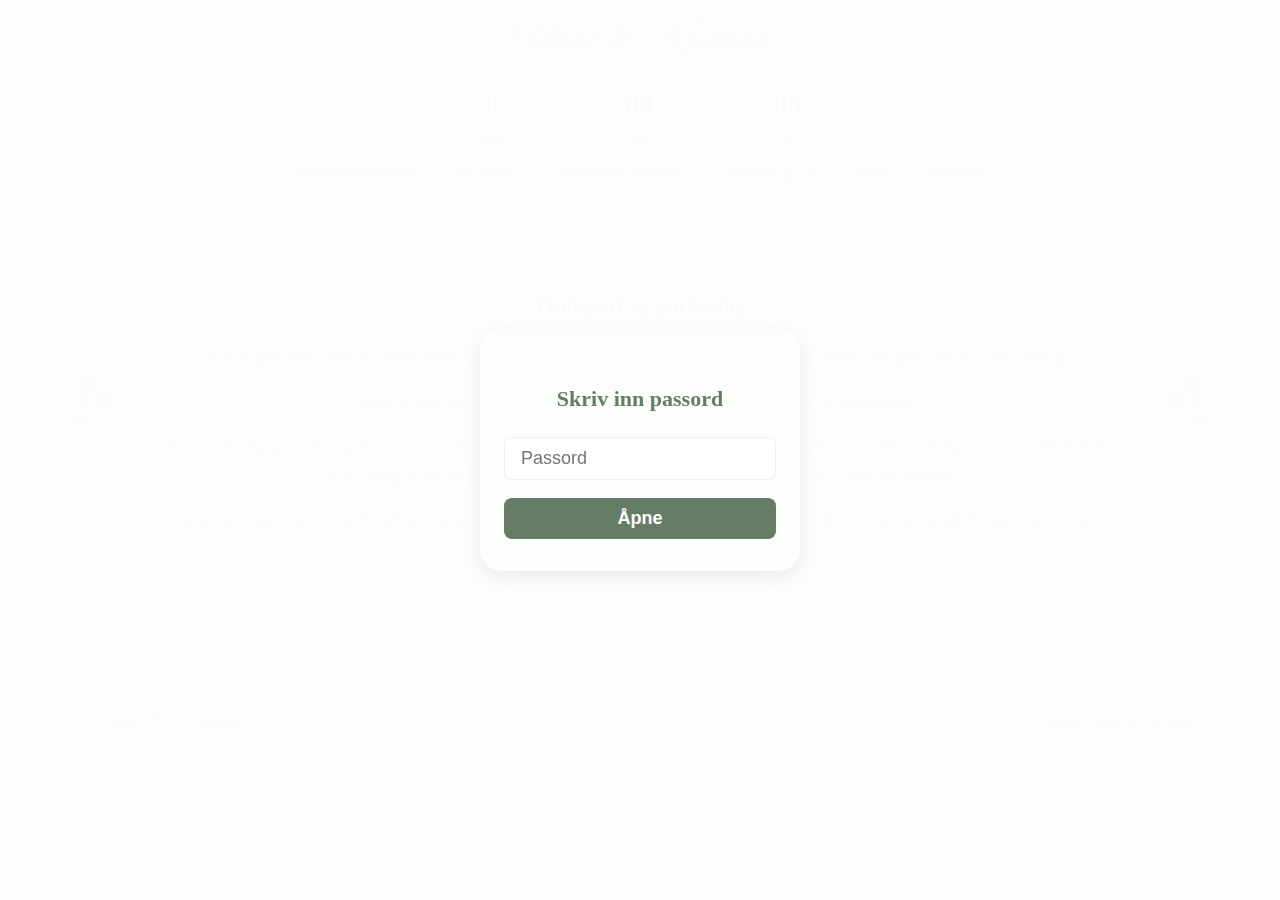
<file: Scripts/transport.html>
<!doctype html>
<html lang="no">
<head>
  <!-- Google Analytics -->
  <script async src="https://www.googletagmanager.com/gtag/js?id=G-0Y072JJSB9"></script>
  <script>
    window.dataLayer = window.dataLayer || [];
    function gtag(){dataLayer.push(arguments);}
    gtag('js', new Date());
    gtag('config', 'G-0Y072JJSB9');
  </script>
  
  <meta charset="utf-8"/>
  <meta name="viewport" content="width=device-width, initial-scale=1"/>
  <title>Transport og parkering – Hilde og Krishna</title>
  <meta name="description" content="Transport og parkering"/>
  <link rel="stylesheet" href="styles.css"/>
</head>
<body>
  <div id="password-overlay" style="position:fixed;top:0;left:0;width:100vw;height:100vh;background:rgba(252,254,252,0.98);z-index:9999;display:flex;align-items:center;justify-content:center;flex-direction:column;">
    <div style="background:var(--paper);padding:32px 24px;border-radius:22px;box-shadow:0 6px 20px rgba(0,0,0,.08);max-width:320px;width:100%;text-align:center;">
      <h2 style="margin-bottom:18px;font-size:22px;color:var(--heading);font-family:Playfair Display,serif;">Skriv inn passord</h2>
      <input id="pw-input" type="password" placeholder="Passord" style="padding:10px 16px;font-size:18px;border-radius:8px;border:1px solid var(--border);width:100%;margin-bottom:18px;">
      <button id="pw-btn" style="background:var(--rose-deep);color:#fff;padding:10px 24px;border:none;border-radius:8px;font-size:18px;font-weight:700;cursor:pointer;width:100%;">Åpne</button>
      <div id="pw-error" style="color:#c00;margin-top:12px;font-size:15px;display:none;">Feil passord, prøv igjen.</div>
    </div>
  </div>
  <script>
    // Check if password was already entered
    if (localStorage.getItem('wedding-access') === 'granted') {
      document.getElementById('password-overlay').style.display = 'none';
    }
    
    document.getElementById('pw-btn').onclick = function() {
      var pw = document.getElementById('pw-input').value;
      if (pw === 'Jippi!') {
        localStorage.setItem('wedding-access', 'granted');
        document.getElementById('password-overlay').style.display = 'none';
      } else {
        document.getElementById('pw-error').style.display = 'block';
      }
    };
    document.getElementById('pw-input').addEventListener('keydown', function(e) {
      if (e.key === 'Enter') document.getElementById('pw-btn').click();
    });
  </script>
  <header class="header">
    <div class="container header-inner">
      <div class="logo"><a href="index.html">Hilde &amp; Krishna</a></div>
    </div>
    <div class="container header-inner">
      <div class="countdown" id="countdown">
        <div>
          <div class="num" id="days">0</div>
          <div class="lbl">dager</div>
        </div>
        <div>
          <div class="num" id="hours">0</div>
          <div class="lbl">timer</div>
        </div>
        <div>
          <div class="num" id="minutes">0</div>
          <div class="lbl">min</div>
        </div>
      </div>
    </div>
    <div class="container header-inner">
      <nav class="nav" data-nav>
        <a href="informasjon.html">Praktisk informasjon</a>
        <a href="overnatting.html">Overnatting</a>
        <a href="transport.html" class="active">Transport og parkering</a>
        <a href="sporsmal.html">Spørsmål og svar</a>
        <a href="rsvp.html">RSVP</a>
        <a href="onskeliste.html">Ønskeliste</a>
      </nav>
      <button class="menu" aria-label="Meny" data-menu>
        <svg width="28" height="28" viewBox="0 0 24 24"><path d="M3 6h18M3 12h18M3 18h18" stroke="currentColor" stroke-width="2" stroke-linecap="round"/></svg>
      </button>
    </div>
  </header>

  <script>
    (function() {
      const endDate = new Date('2026-05-23T00:00:00+02:00').getTime();
      function updateCountdown() {
    const now = new Date().getTime();
    let diff = endDate - now;
    if (diff < 0) diff = 0;
    const days = Math.floor(diff / (1000 * 60 * 60 * 24));
    const hours = Math.floor((diff / (1000 * 60 * 60)) % 24);
    const minutes = Math.floor((diff / (1000 * 60)) % 60);
    const seconds = Math.floor((diff / 1000) % 60);
    document.getElementById('days').textContent = days;
    document.getElementById('hours').textContent = String(hours).padStart(2, '0');
    document.getElementById('minutes').textContent = String(minutes).padStart(2, '0');
    document.getElementById('seconds').textContent = String(seconds).padStart(2, '0');
      }
      updateCountdown();
      setInterval(updateCountdown, 1000);
    })();
  </script>

  <main class="section">
    <div class="container page-decorations">
      <!-- Decorative images -->
      <img src="pynt_1.png" alt="" class="decoration-img left" style="top: 50px;">
      <img src="pynt_1.png" alt="" class="decoration-img right" style="top: 50px;">
      
      <h2 class="h2">Transport og parkering</h2>
      <p>Hele helgen finner sted på Dömle Herrgård, og det letteste er å komme dit med bil. Adressen er Dömle Herrgård, 669 91, Deje, Sverige.</p>

      <p>Hvis du ikke har bil, kan du kontakte oss for å høre om det er mulighet for samkjøring.</p>

      <p>Det er parkering på stedet, og det skal være nok plass til alle. Det er også mulighet for lading av elbil. Per nå er det fire ladepunkter med 9 kW effekt.
        Det er mulig at det blir installert noen flere innen bryllupet. Det koster 200 SEK å lade opp batteriet.
      </p>
      <p>Alternativt kan man ta tog til Karlstad og buss videre til Deje. Herfra kan vi ordne med transport til Dömle. Gi oss i så fall beskjed i god tid før bryllupet.</p>
      </p>
  </main>

  <footer class="footer">
    <div class="container footer-inner">
      <div class="brand">Hilde &amp; Krishna</div>
      <div style="color:var(--muted)">© <span id="year"></span> Hilde &amp; Krishna</div>
    </div>
  </footer>
  <script>document.getElementById('year').textContent=new Date().getFullYear()</script>
  <script src="script.js"></script>
</body>
</html>
</file>
<file: Scripts/styles.css>
/* Hilde & Krishna wedding site – static multi-page build (no images copied) */
@import url('https://fonts.googleapis.com/css2?family=Alex+Brush&display=swap');

:root{
  --bg: #f8fdf8;         /* page background - very light mint green */
  --paper: #fcfefc;      /* cards/headers - soft cream white with green hint */
  --border: #e8f2e8;     /* subtle dividers - pale green */
  --text: #657d65;       /* body text (warm olive green) */
  --heading: #657d65;    /* headings (deeper forest green) */
  --rose: #657d65;       /* soft pastel green accent */
  --rose-deep: #657d65;  /* darker matte green for title */
  --muted: #6b7b6b;
  --shadow: 0 6px 20px rgba(0,0,0,.04);
  --radius: 22px;
}

*{box-sizing:border-box}
html,body{margin:0;padding:0}
body{
  background: var(--bg);
  color: var(--text);
  font-family: Marcellus, 'Times New Roman', serif;
  line-height: 1.8;
  -webkit-font-smoothing: antialiased;
  -moz-osx-font-smoothing: grayscale;
  text-align: center;
}
img{max-width:100%;display:block;border-radius:16px}
a{color:inherit;text-decoration:none}
.container{max-width:1100px;margin:0 auto;padding:0 1rem}
.section{padding:56px 0}
.rule{height:1px;background:var(--border);}

.header{
  position:sticky; top:0; z-index:50;
  background: rgba(252,254,252,.9);
  backdrop-filter: blur(6px);
  border-bottom: 1px solid var(--border);
}
.header-inner{display:flex;align-items:center;justify-content:space-between;padding:4px 0}
.header-inner:has(.logo:only-child){justify-content:center}
.header-inner:has(.countdown:only-child){justify-content:center;padding:0}
.logo{
  font-family: 'Alex Brush', Parisienne, cursive;
  font-size: clamp(22px,3.2vw,40px);
  color: var(--rose-deep);
}
.logo a{
  color: inherit;
  text-decoration: none;
}
.countdown{display:flex;gap:120px;align-items:baseline;color:var(--rose-deep);font-weight:700}
.countdown .num{font-size:clamp(16px,2.5vw,28px)}
.countdown .lbl{font-size:11px; opacity:.9}
.nav{display:none;gap:16px;font-weight:600;color:var(--heading);font-size:13px}
.nav a{padding:.4rem .65rem; border-radius:999px}
.nav a.active{background:transparent;color:var(--heading)}
.menu{display:inline-flex;padding:.5rem;border:1px solid transparent;border-radius:12px}
@media(min-width:960px){ 
  .nav{display:flex} 
  .menu{display:none} 
  .header-inner:has(.nav){justify-content:center}
}

.hero{padding:36px 0 18px}
.hero .h1{
  text-align:center;
  font-family: Playfair Display, serif;
  color: var(--heading);
  font-size: clamp(26px,3.6vw,42px);
  margin: 0;
}
.hero .lead{color:var(--muted); text-align:center; max-width:820px; margin:8px auto 0}

.grid{display:grid; gap:22px}
.grid-2{grid-template-columns:1fr}
.grid-3{grid-template-columns:1fr}
@media(min-width:900px){ .grid-2{grid-template-columns:1fr 1fr} .grid-3{grid-template-columns:1fr 1fr 1fr} }

.card{
  background: var(--paper);
  border: 1px solid var(--border);
  border-radius: var(--radius);
  box-shadow: var(--shadow);
  padding: 22px;
}

.h2{
  display:flex; align-items:center; justify-content:center; gap:18px;
  font-size: clamp(13px,1.8vw,21px);
  font-family: Playfair Display, serif;
  color: var(--heading);
  margin: 36px 0 18px 0;
  text-align:center;
}
.h2:after, .h2:before{
  content:''; display:block; height:1px; width:70px; background: var(--rose); border-radius:1px
}

.badge{display:inline-block; background: #fff; border:1px solid var(--border); padding:4px 8px; border-radius:999px; box-shadow: var(--shadow); font-weight:700}
.btn{display:inline-block; background: var(--rose-deep); color:white; padding:.6rem 1rem; border-radius:999px; font-weight:700}
.btn.outline{background:#fff; color:var(--heading); border:1px solid var(--border)}

.gallery{overflow:hidden; position:relative; border-radius:var(--radius); border:1px solid var(--border)}
.gallery img{height:360px; width:100%; object-fit:cover}
.dots{position:absolute; left:50%; transform:translateX(-50%); bottom:12px; background:rgba(255,255,255,.85); padding:6px 10px; border-radius:999px; display:flex; gap:6px}
.dot{width:8px; height:8px; border-radius:999px; background:var(--border); border:none}
.dot.active{background:var(--heading)}

.footer{background:#fff; border-top:1px solid var(--border); margin-top:42px}
.footer-inner{display:flex; align-items:center; justify-content:space-between; gap:12px; padding:22px 0; flex-wrap:wrap}
.footer .brand{font-family: 'Alex Brush', Parisienne, cursive; color: var(--rose-deep); font-size: 24px}

.side-florals{position:relative}
.side-florals:before, .side-florals:after{
  content:''; position:absolute; top:40px; bottom:40px; width:140px; opacity:.35; pointer-events:none; background-repeat:no-repeat; background-size:contain
}
.side-florals:before{ left:-120px; background-image:linear-gradient(transparent,transparent); } /* placeholder; no images */
.side-florals:after{ right:-120px; background-image:linear-gradient(transparent,transparent); } /* placeholder */

/* Decorative side images */
.page-decorations {
  position: relative;
  padding-left: 60px;
  padding-right: 60px;
}

.decoration-img {
  position: absolute;
  width: 100px;
  height: auto;
  opacity: 0.4;
  pointer-events: none;
  z-index: 1;
}

.decoration-img.left {
  left: 0;
  transform: translateX(-50%) scaleX(-1);
}

.decoration-img.right {
  right: 0;
  transform: translateX(50%);
}

/* Hide decorations on smaller screens */
@media(max-width: 1200px) {
  .decoration-img {
    display: none;
  }
  .page-decorations {
    padding-left: 0;
    padding-right: 0;
  }
}
</file>
